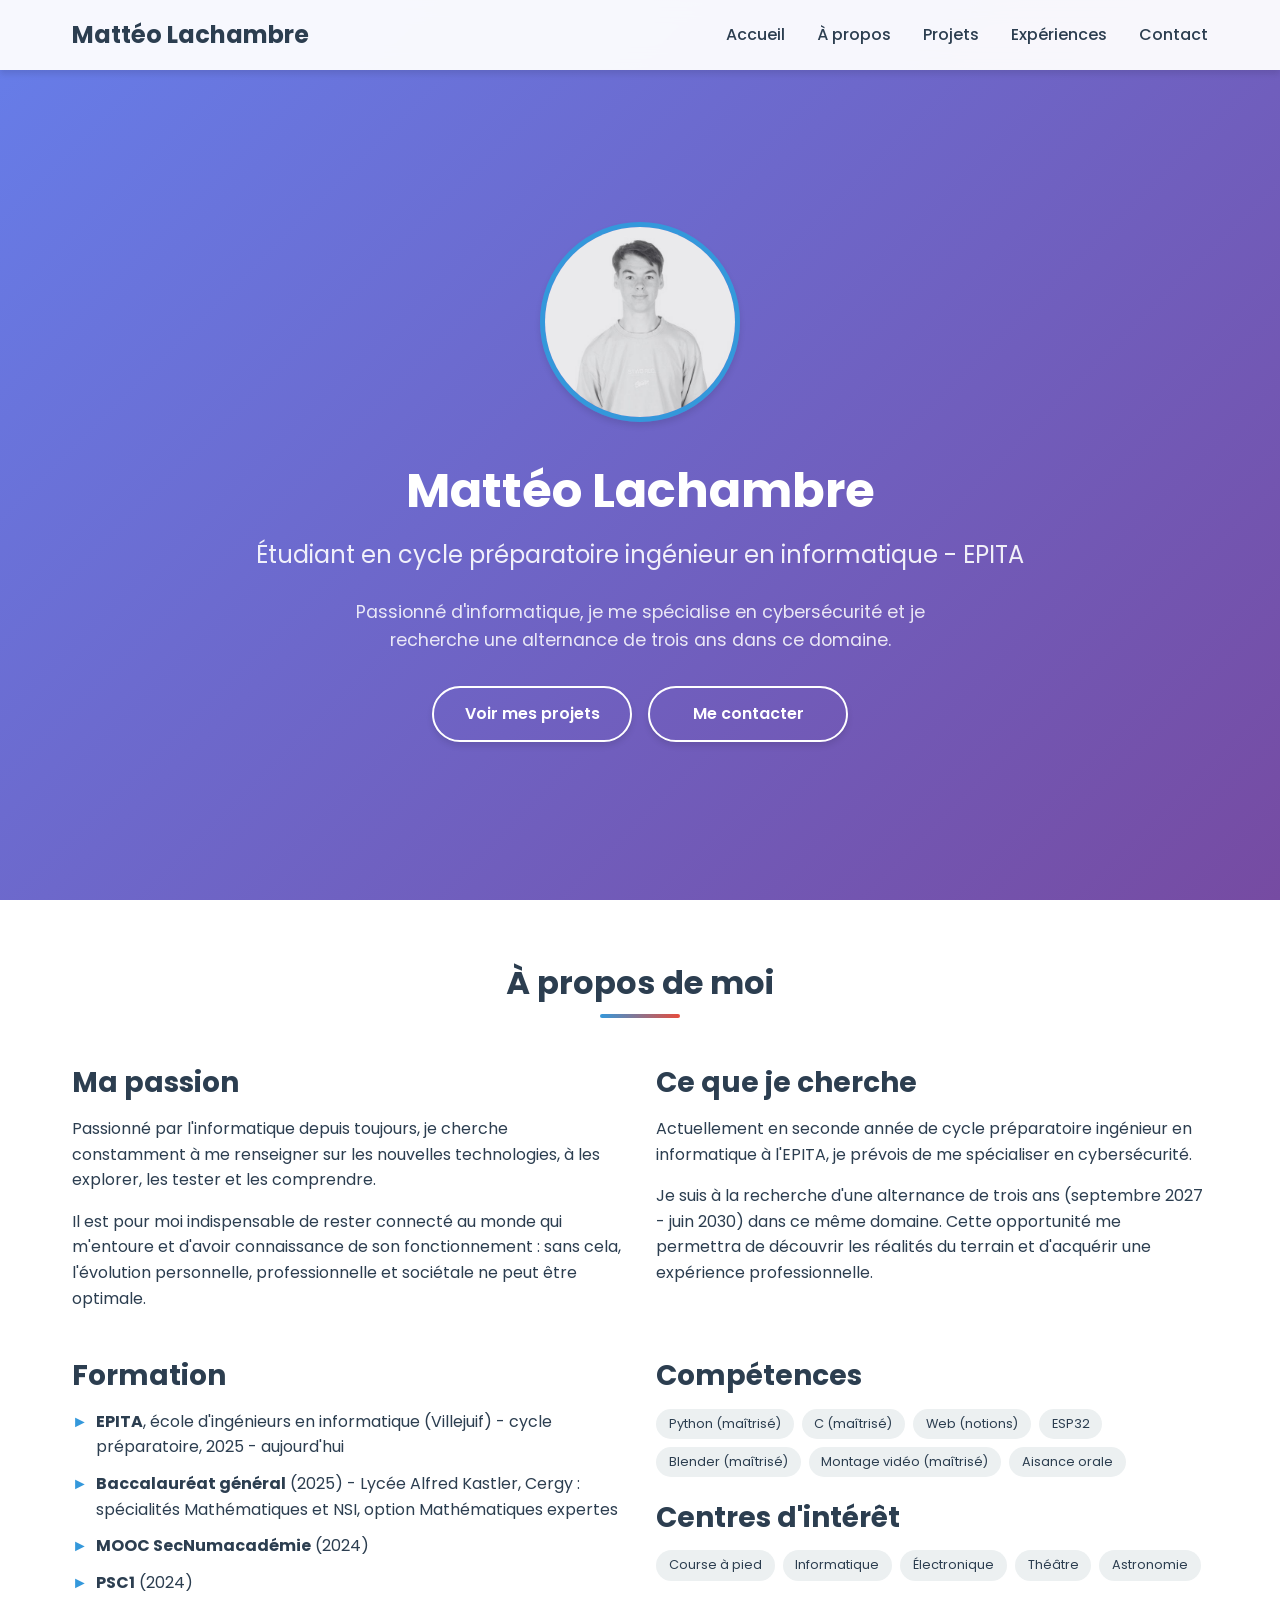
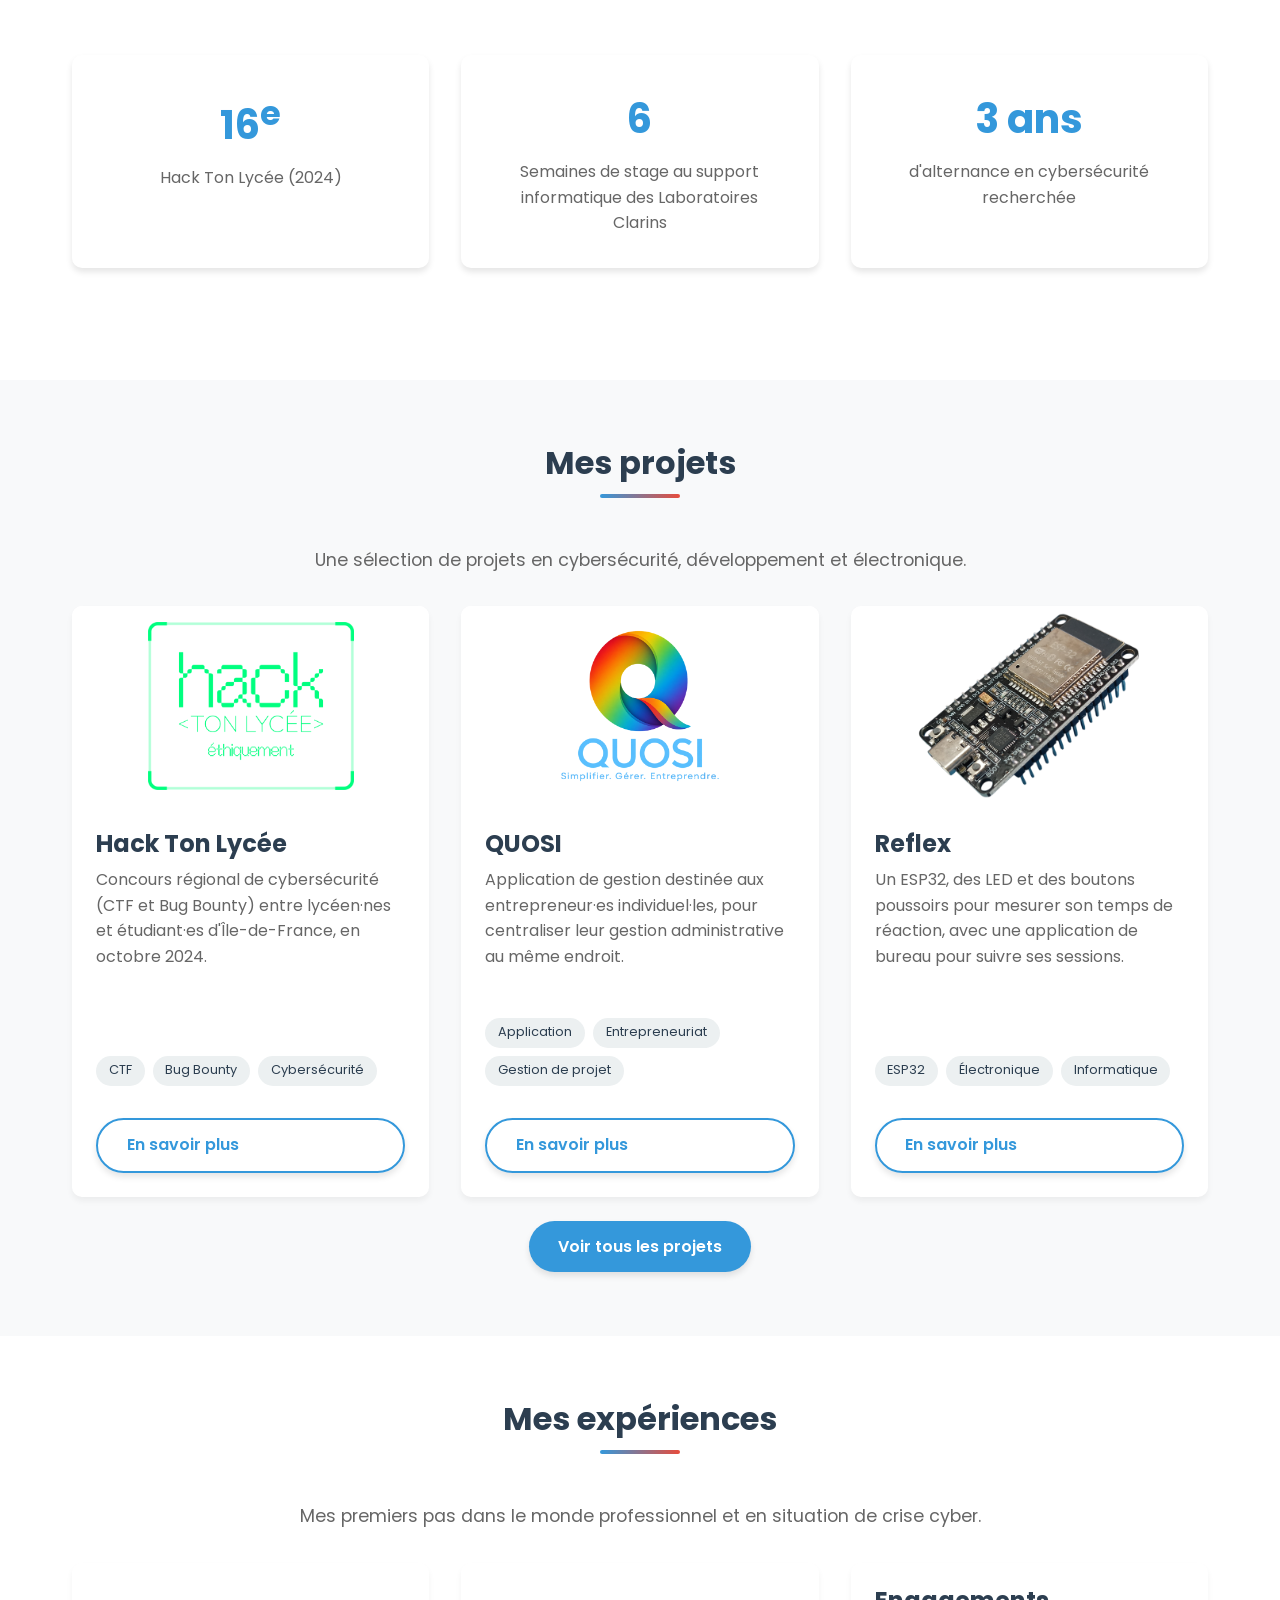
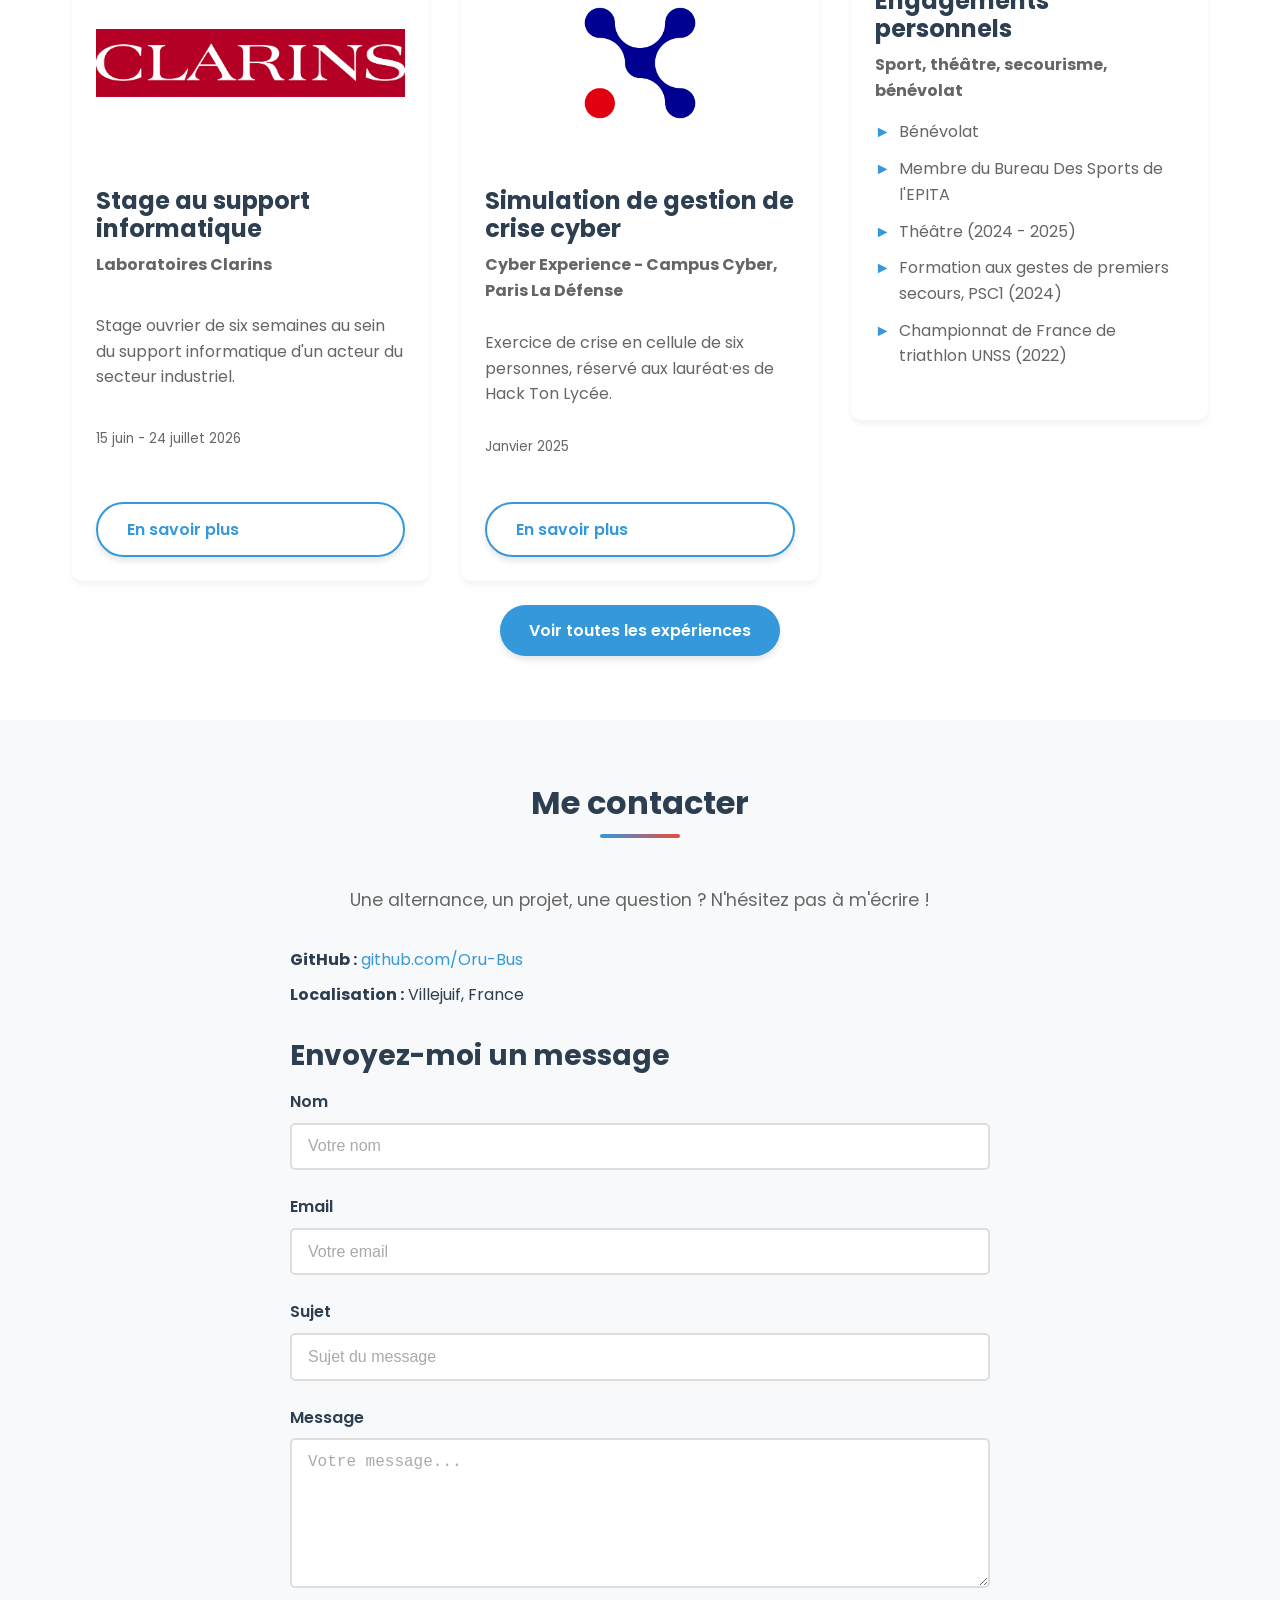
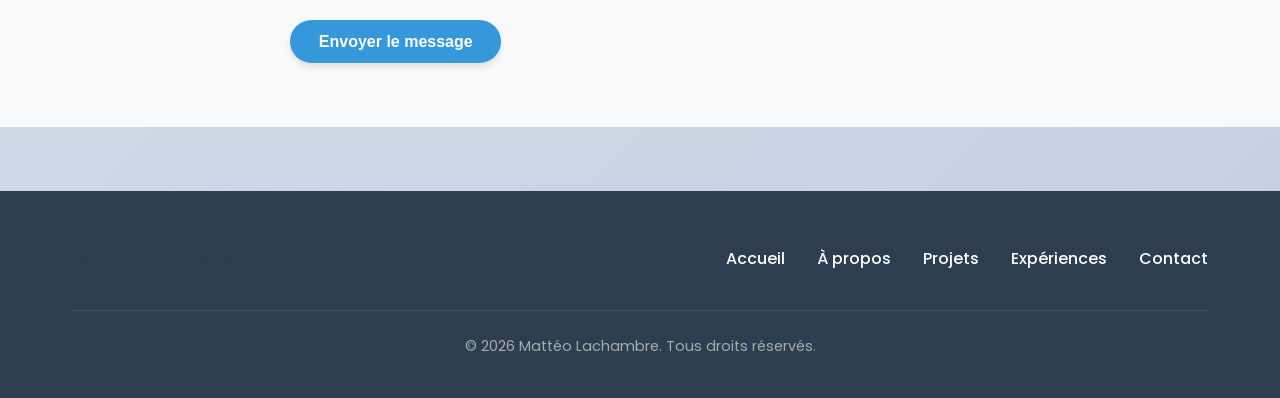
<file: index.html>
<!DOCTYPE html>
<html lang="fr">
<head>
    <meta charset="UTF-8">
    <meta name="viewport" content="width=device-width, initial-scale=1.0">
    <meta name="description" content="Portfolio de Mattéo Lachambre, étudiant en cycle préparatoire ingénieur en informatique à l'EPITA, à la recherche d'une alternance en cybersécurité.">
    <title>Mattéo Lachambre | Portfolio</title>

    <link rel="preconnect" href="https://fonts.googleapis.com">
    <link rel="preconnect" href="https://fonts.gstatic.com" crossorigin>
    <link href="https://fonts.googleapis.com/css2?family=Poppins:wght@300;400;500;600;700&display=swap" rel="stylesheet">

    <link rel="stylesheet" href="css/global.css">
    <link rel="stylesheet" href="css/transitions.css">
    <style>
        body { font-family: 'Poppins', sans-serif; }
        .hero {
            background: linear-gradient(135deg, #667eea 0%, #764ba2 100%);
            color: white;
            min-height: 100vh;
            display: flex;
            align-items: center;
            justify-content: center;
        }
        .hero h1 {
            background: none;
            -webkit-text-fill-color: white;
            color: white;
        }
        .hero .subtitle { color: rgba(255, 255, 255, 0.9); }
        .hero .description { color: rgba(255, 255, 255, 0.85); }
        .hero .profile-img { object-position: center 20%; }
        .hero-actions { display: flex; gap: 1rem; justify-content: center; flex-wrap: wrap; }
        .section { background: white; }
        .section:nth-child(even) { background: #f8f9fa; }
        .stats-grid {
            display: grid;
            grid-template-columns: repeat(3, 1fr);
            gap: 2rem;
            text-align: center;
            margin: 3rem 0;
        }
        .stat-item {
            padding: 2rem;
            background: white;
            border-radius: 10px;
            box-shadow: 0 4px 6px rgba(0, 0, 0, 0.1);
            transition: all 0.3s ease;
        }
        .stat-item:hover { transform: translateY(-5px); box-shadow: 0 8px 15px rgba(0, 0, 0, 0.1); }
        .stat-number { font-size: 2.5rem; font-weight: 700; color: var(--secondary); margin-bottom: 0.5rem; }
        .stat-label { color: #666; font-size: 1rem; }
        .info-list { list-style: none; padding-left: 0; }
        .info-list li { margin-bottom: 0.7rem; padding-left: 1.5rem; position: relative; }
        .info-list li::before { content: '►'; position: absolute; left: 0; color: var(--secondary); }
        .contact-info { list-style: none; padding-left: 0; margin: 1.5rem 0 2rem; }
        .contact-info li { margin-bottom: 0.6rem; }

        /* Boutons avec texte toujours lisible */
        .btn {
            min-width: 200px;
            transition: all 0.3s ease;
        }
        .btn:hover {
            color: white !important;
        }
        .hero .btn-outline { color: white; border-color: white; }
        .hero .btn-outline:hover { background: white; color: #764ba2 !important; }

        @media (max-width: 768px) { .stats-grid { grid-template-columns: repeat(2, 1fr); } }
        @media (max-width: 480px) { .stats-grid { grid-template-columns: 1fr; } }
    </style>
</head>
<body>
    <nav class="navbar">
        <div class="nav-container">
            <div class="logo">Mattéo Lachambre</div>
            <ul class="nav-links">
                <li><a href="#home">Accueil</a></li>
                <li><a href="#about">À propos</a></li>
                <li><a href="#projects">Projets</a></li>
                <li><a href="#experiences">Expériences</a></li>
                <li><a href="#contact">Contact</a></li>
            </ul>
            <div class="hamburger">
                <span></span>
                <span></span>
                <span></span>
            </div>
        </div>
    </nav>

    <section id="home" class="hero">
        <div class="container">
            <div class="hero-content animate-fadeInUp">
                <img src="images/profile.jpg" alt="Portrait de Mattéo Lachambre" class="profile-img">
                <h1>Mattéo Lachambre</h1>
                <p class="subtitle">Étudiant en cycle préparatoire ingénieur en informatique - EPITA</p>
                <p class="description">
                    Passionné d'informatique, je me spécialise en cybersécurité
                    et je recherche une alternance de trois ans dans ce domaine.
                </p>
                <div class="hero-actions">
                    <a href="#projects" class="btn btn-outline">Voir mes projets</a>
                    <a href="#contact" class="btn btn-outline">Me contacter</a>
                </div>
            </div>
        </div>
    </section>

    <section id="about" class="section">
        <div class="container">
            <h2 class="section-title animate-fadeInUp">À propos de moi</h2>
            <div class="grid-2">
                <div class="animate-fadeInUp delay-1">
                    <h3>Ma passion</h3>
                    <p>
                        Passionné par l'informatique depuis toujours, je cherche constamment à me
                        renseigner sur les nouvelles technologies, à les explorer, les tester et
                        les comprendre.
                    </p>
                    <p>
                        Il est pour moi indispensable de rester connecté au monde qui m'entoure et
                        d'avoir connaissance de son fonctionnement : sans cela, l'évolution
                        personnelle, professionnelle et sociétale ne peut être optimale.
                    </p>
                </div>
                <div class="animate-fadeInUp delay-2">
                    <h3>Ce que je cherche</h3>
                    <p>
                        Actuellement en seconde année de cycle préparatoire ingénieur en informatique
                        à l'EPITA, je prévois de me spécialiser en cybersécurité.
                    </p>
                    <p>
                        Je suis à la recherche d'une alternance de trois ans (septembre 2027 - juin 2030) dans ce même domaine.
                        Cette opportunité me permettra de découvrir les réalités du terrain et
                        d'acquérir une expérience professionnelle.
                    </p>
                </div>
            </div>

            <div class="grid-2" style="margin-top: 2rem;">
                <div class="animate-fadeInUp delay-1">
                    <h3>Formation</h3>
                    <ul class="info-list">
                        <li><strong>EPITA</strong>, école d'ingénieurs en informatique (Villejuif) - cycle préparatoire, 2025 - aujourd'hui</li>
                        <li><strong>Baccalauréat général</strong> (2025) - Lycée Alfred Kastler, Cergy : spécialités Mathématiques et NSI, option Mathématiques expertes</li>
                        <li><strong>MOOC SecNumacadémie</strong> (2024)</li>
                        <li><strong>PSC1</strong> (2024)</li>
                    </ul>
                </div>
                <div class="animate-fadeInUp delay-2">
                    <h3>Compétences</h3>
                    <div class="card-tags">
                        <span class="tag">Python (maîtrisé)</span>
                        <span class="tag">C (maîtrisé)</span>
                        <span class="tag">Web (notions)</span>
                        <span class="tag">ESP32</span>
                        <span class="tag">Blender (maîtrisé)</span>
                        <span class="tag">Montage vidéo (maîtrisé)</span>
                        <span class="tag">Aisance orale</span>
                    </div>
                    <h3 style="margin-top: 1.5rem;">Centres d'intérêt</h3>
                    <div class="card-tags">
                        <span class="tag">Course à pied</span>
                        <span class="tag">Informatique</span>
                        <span class="tag">Électronique</span>
                        <span class="tag">Théâtre</span>
                        <span class="tag">Astronomie</span>
                    </div>
                </div>
            </div>

            <div class="stats-grid animate-fadeInUp delay-3">
                <div class="stat-item">
                    <div class="stat-number">16<sup>e</sup></div>
                    <div class="stat-label">Hack Ton Lycée (2024)</div>
                </div>
                <div class="stat-item">
                    <div class="stat-number">6</div>
                    <div class="stat-label">Semaines de stage au support informatique des Laboratoires Clarins</div>
                </div>
                <div class="stat-item">
                    <div class="stat-number">3 ans</div>
                    <div class="stat-label">d'alternance en cybersécurité recherchée</div>
                </div>
            </div>
        </div>
    </section>

    <section id="projects" class="section">
        <div class="container">
            <h2 class="section-title">Mes projets</h2>
            <p class="section-subtitle">
                Une sélection de projets en cybersécurité, développement et électronique.
            </p>

            <div class="grid-3">
                <div class="card animate-fadeInUp">
                    <img src="images/logo-hack-ton-lycee.png" alt="Certificat Hack Ton Lycée" class="card-img">
                    <div class="card-body">
                        <h3 class="card-title">Hack Ton Lycée</h3>
                        <p class="card-text">Concours régional de cybersécurité (CTF et Bug Bounty) entre lycéen·nes et étudiant·es d'Île-de-France, en octobre 2024.</p>
                        <div class="card-tags">
                            <span class="tag">CTF</span>
                            <span class="tag">Bug Bounty</span>
                            <span class="tag">Cybersécurité</span>
                        </div>
                        <a href="projects/hack-ton-lycee.html" class="btn btn-outline mt-2">En savoir plus</a>
                    </div>
                </div>

                <div class="card animate-fadeInUp delay-1">
                    <img src="images/logo-quosi-full.png" alt="Logo QUOSI" class="card-img" style="object-fit: contain; padding: 1rem;">
                    <div class="card-body">
                        <h3 class="card-title">QUOSI</h3>
                        <p class="card-text">Application de gestion destinée aux entrepreneur·es individuel·les, pour centraliser leur gestion administrative au même endroit.</p>
                        <div class="card-tags">
                            <span class="tag">Application</span>
                            <span class="tag">Entrepreneuriat</span>
                            <span class="tag">Gestion de projet</span>
                        </div>
                        <a href="projects/quosi.html" class="btn btn-outline mt-2">En savoir plus</a>
                    </div>
                </div>

                <div class="card animate-fadeInUp delay-2">
                    <img src="images/esp32.png" alt="Projet Reflex" class="card-img">
                    <div class="card-body">
                        <h3 class="card-title">Reflex</h3>
                        <p class="card-text">Un ESP32, des LED et des boutons poussoirs pour mesurer son temps de réaction, avec une application de bureau pour suivre ses sessions.</p>
                        <div class="card-tags">
                            <span class="tag">ESP32</span>
                            <span class="tag">Électronique</span>
                            <span class="tag">Informatique</span>
                        </div>
                        <a href="projects/reflex.html" class="btn btn-outline mt-2">En savoir plus</a>
                    </div>
                </div>
            </div>

            <div class="text-center mt-3">
                <a href="projects.html" class="btn" style="color: white;">Voir tous les projets</a>
            </div>
        </div>
    </section>

    <section id="experiences" class="section">
        <div class="container">
            <h2 class="section-title">Mes expériences</h2>
            <p class="section-subtitle">
                Mes premiers pas dans le monde professionnel et en situation de crise cyber.
            </p>

            <div class="grid-3">
                <div class="card animate-fadeInUp">
                    <img src="images/logo-clarins.png" alt="Laboratoires Clarins" class="card-img" style="object-fit: contain; padding: 1.5rem;">
                    <div class="card-body">
                        <h3 class="card-title">Stage au support informatique</h3>
                        <p class="card-text"><strong>Laboratoires Clarins</strong></p>
                        <p class="card-text">Stage ouvrier de six semaines au sein du support informatique d'un acteur du secteur industriel.</p>
                        <p class="card-text"><small>15 juin - 24 juillet 2026</small></p>
                        <a href="experiences/clarins.html" class="btn btn-outline mt-2">En savoir plus</a>
                    </div>
                </div>

                <div class="card animate-fadeInUp delay-1">
                    <img src="images/logo-campus-cyber.png" alt="Certificat Cyber Experience" class="card-img">
                    <div class="card-body">
                        <h3 class="card-title">Simulation de gestion de crise cyber</h3>
                        <p class="card-text"><strong>Cyber Experience - Campus Cyber, Paris La Défense</strong></p>
                        <p class="card-text">Exercice de crise en cellule de six personnes, réservé aux lauréat·es de Hack Ton Lycée.</p>
                        <p class="card-text"><small>Janvier 2025</small></p>
                        <a href="experiences/cyber-experience.html" class="btn btn-outline mt-2">En savoir plus</a>
                    </div>
                </div>

                <div class="card animate-fadeInUp delay-2">
                    <div class="card-body">
                        <h3 class="card-title">Engagements personnels</h3>
                        <p class="card-text"><strong>Sport, théâtre, secourisme, bénévolat</strong></p>
                        <ul class="info-list card-text">
                            <li>Bénévolat</li>
                            <li>Membre du Bureau Des Sports de l'EPITA</li>
                            <li>Théâtre (2024 - 2025)</li>
                            <li>Formation aux gestes de premiers secours, PSC1 (2024)</li>
                            <li>Championnat de France de triathlon UNSS (2022)</li>
                        </ul>
                    </div>
                </div>
            </div>

            <div class="text-center mt-3">
                <a href="experiences.html" class="btn" style="color: white;">Voir toutes les expériences</a>
            </div>
        </div>
    </section>

    <section id="contact" class="section">
        <div class="container">
            <h2 class="section-title">Me contacter</h2>
            <p class="section-subtitle">
                Une alternance, un projet, une question ? N'hésitez pas à m'écrire !
            </p>

            <div style="max-width: 700px; margin: 0 auto;" class="animate-fadeInUp">
                <ul class="contact-info">
                    <li><strong>GitHub :</strong> <a href="https://github.com/Oru-Bus" target="_blank" rel="noopener">github.com/Oru-Bus</a></li>
                    <li><strong>Localisation :</strong> Villejuif, France</li>
                </ul>
                <h3>Envoyez-moi un message</h3>
                <form id="contact-form" class="mt-2" action="https://formspree.io/f/mppplqgl" method="POST">
                    <div class="form-group">
                        <label for="name">Nom</label>
                        <input type="text" id="name" name="name" class="form-control" placeholder="Votre nom" required>
                    </div>
                    <div class="form-group">
                        <label for="email">Email</label>
                        <input type="email" id="email" name="email" class="form-control" placeholder="Votre email" required>
                    </div>
                    <div class="form-group">
                        <label for="subject">Sujet</label>
                        <input type="text" id="subject" name="subject" class="form-control" placeholder="Sujet du message" required>
                    </div>
                    <div class="form-group">
                        <label for="message">Message</label>
                        <textarea id="message" name="message" class="form-control textarea-control" placeholder="Votre message..." required></textarea>
                    </div>
                    <button type="submit" class="btn">Envoyer le message</button>
                </form>
            </div>
        </div>
    </section>

    <footer class="footer">
        <div class="container">
            <div class="footer-content">
                <div class="logo">Mattéo Lachambre</div>
                <div class="footer-links">
                    <a href="#home">Accueil</a>
                    <a href="#about">À propos</a>
                    <a href="#projects">Projets</a>
                    <a href="#experiences">Expériences</a>
                    <a href="#contact">Contact</a>
                </div>
            </div>
            <div class="copyright">
                <p>&copy; 2026 Mattéo Lachambre. Tous droits réservés.</p>
            </div>
        </div>
    </footer>

    <button id="back-to-top" onclick="scrollToTop()" style="display: none; position: fixed; bottom: 20px; right: 20px; width: 50px; height: 50px; background: var(--secondary); color: white; border: none; border-radius: 50%; cursor: pointer; box-shadow: 0 4px 6px rgba(0,0,0,0.1); transition: all 0.3s ease; z-index: 1000;">
        ↑
    </button>

    <script src="js/main.js"></script>
    <script src="js/transitions.js"></script>
</body>
</html>
</file>
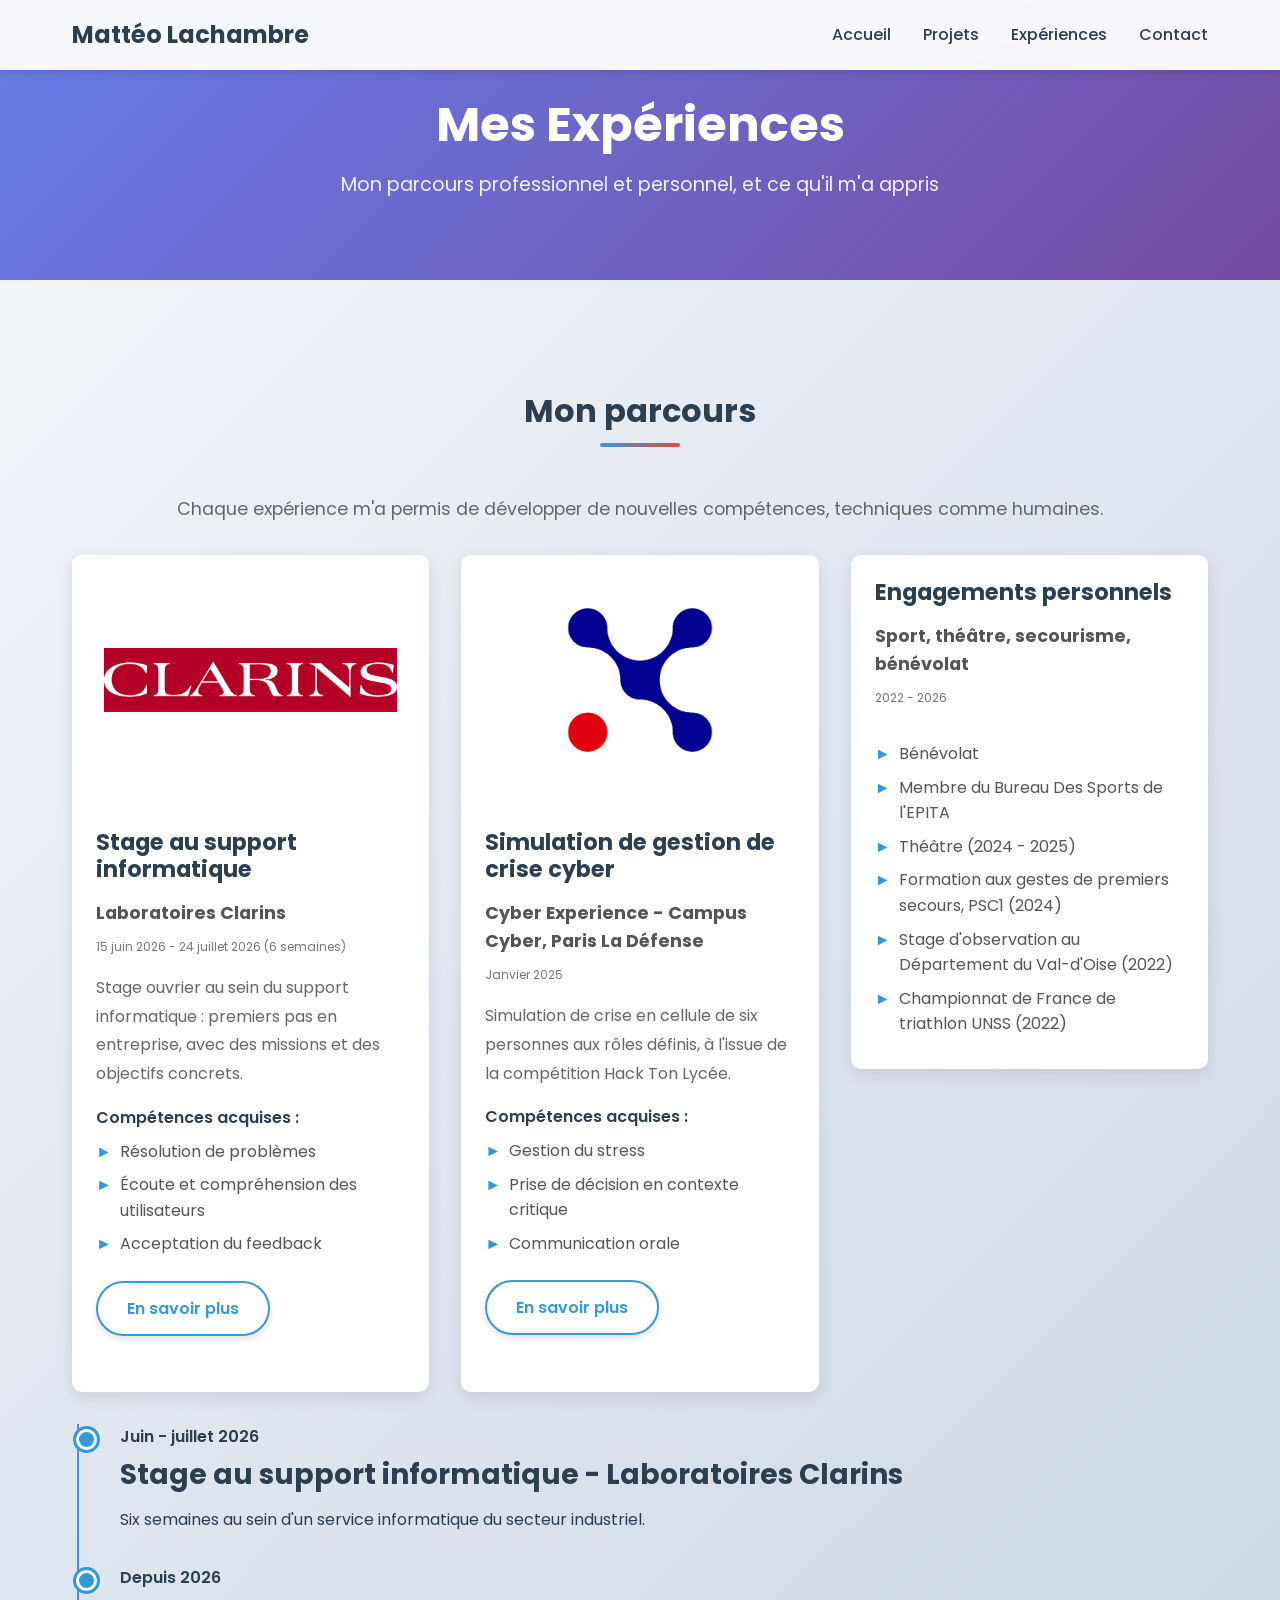
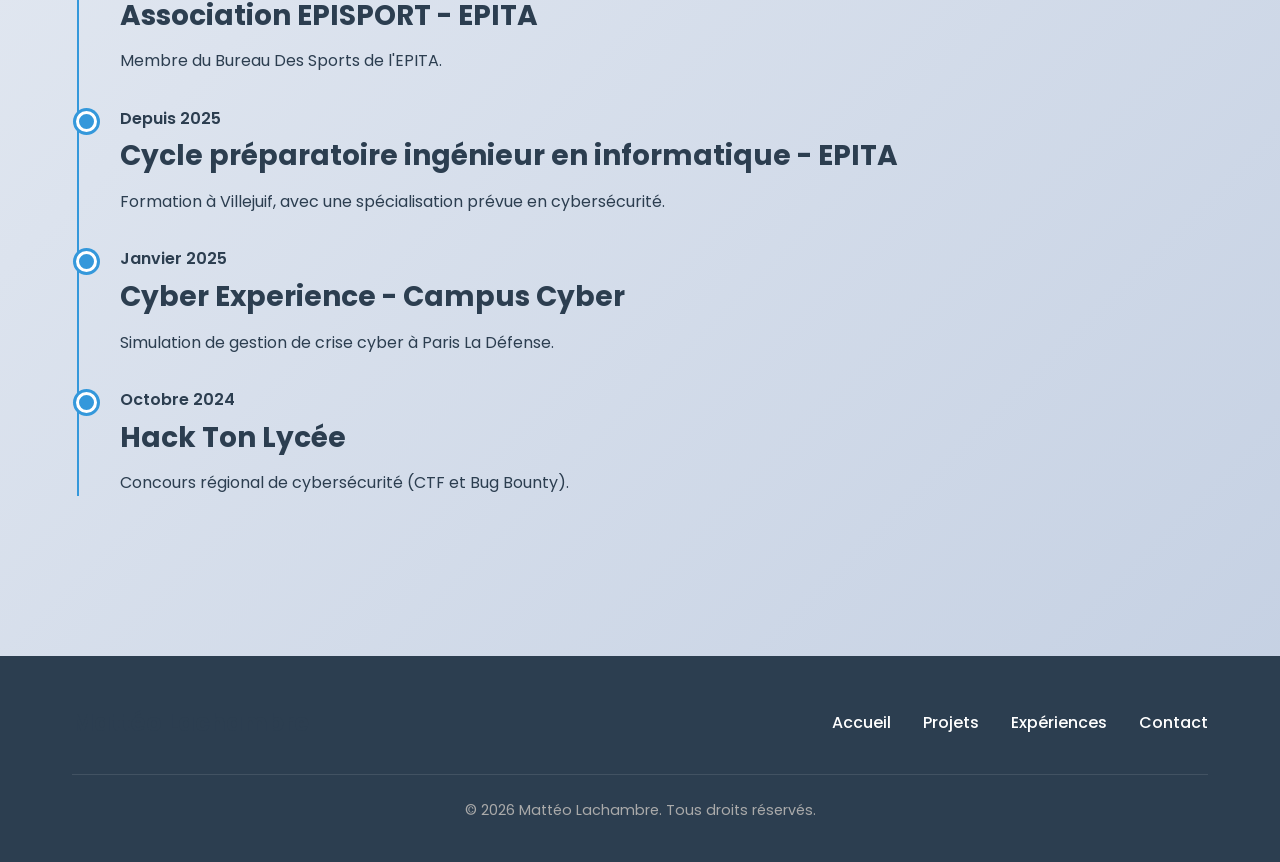
<file: experiences.html>
<!DOCTYPE html>
<html lang="fr">
<head>
    <meta charset="UTF-8">
    <meta name="viewport" content="width=device-width, initial-scale=1.0">
    <meta name="description" content="Les expériences de Mattéo Lachambre : stage au support informatique, gestion de crise cyber, engagements personnels">
    <title>Mes Expériences | Mattéo Lachambre</title>

    <link rel="preconnect" href="https://fonts.googleapis.com">
    <link rel="preconnect" href="https://fonts.gstatic.com" crossorigin>
    <link href="https://fonts.googleapis.com/css2?family=Poppins:wght@300;400;500;600;700&display=swap" rel="stylesheet">

    <link rel="stylesheet" href="css/global.css">
    <link rel="stylesheet" href="css/transitions.css">
    <style>
        body { font-family: 'Poppins', sans-serif; }
        .page-header {
            background: linear-gradient(135deg, #667eea 0%, #764ba2 100%);
            color: white;
            padding: 6rem 0 4rem;
            text-align: center;
            margin-bottom: 3rem;
        }
        .page-header h1 { font-size: 3rem; margin-bottom: 1rem; }
        .page-header p { font-size: 1.2rem; opacity: 0.9; }
        .experience-card { position: relative; overflow: hidden; border-radius: 10px; box-shadow: 0 5px 15px rgba(0, 0, 0, 0.1); transition: all 0.3s ease; margin-bottom: 2rem; border: none !important; }
        .experience-card:hover { transform: translateY(-5px); box-shadow: 0 10px 25px rgba(0, 0, 0, 0.15); }
        .experience-img { width: 100%; height: 250px; object-fit: cover; }
        .experience-img.logo-img { object-fit: contain; padding: 2rem; background: white; }
        .experience-content { padding: 1.5rem; display: flex; flex-direction: column; flex-grow: 1; }
        .experience-company { color: #555; font-size: 1.1rem; margin-bottom: 0.5rem; }
        .experience-date { color: #777; font-size: 0.9rem; }
        .experience-description { color: #666; margin-bottom: 1rem; line-height: 1.8; }
        .gains-title { color: var(--primary); font-weight: 600; margin-bottom: 0.5rem; }
        .gains-list { list-style: none; padding-left: 0; }
        .gains-list li { padding-left: 1.5rem; margin-bottom: 0.5rem; position: relative; color: #555; }
        .gains-list li::before { content: '►'; position: absolute; left: 0; color: var(--secondary); }
        .view-more-btn { margin-top: 1rem; align-self: flex-start; }
        .timeline { position: relative; padding-left: 1.5rem; margin: 2rem 0; }
        .timeline::before { content: ''; position: absolute; left: 5px; top: 0; bottom: 0; width: 2px; background: var(--secondary); }
        .timeline-item { position: relative; padding-left: 1.5rem; margin-bottom: 2rem; }
        .timeline-item::before {
            content: ''; position: absolute; left: -20px; top: 5px; width: 15px; height: 15px;
            border-radius: 50%; background: var(--secondary); border: 3px solid white; box-shadow: 0 0 0 3px var(--secondary);
        }
        .timeline-date { font-weight: 600; color: var(--primary); margin-bottom: 0.5rem; }
        @media (max-width: 768px) {
            .page-header h1 { font-size: 2.2rem; }
            .page-header p { font-size: 1rem; }
        }
    </style>
</head>
<body>
    <nav class="navbar">
        <div class="nav-container">
            <div class="logo">Mattéo Lachambre</div>
            <ul class="nav-links">
                <li><a href="index.html">Accueil</a></li>
                <li><a href="projects.html">Projets</a></li>
                <li><a href="experiences.html">Expériences</a></li>
                <li><a href="index.html#contact">Contact</a></li>
            </ul>
            <div class="hamburger">
                <span></span>
                <span></span>
                <span></span>
            </div>
        </div>
    </nav>

    <div class="page-header">
        <div class="container">
            <h1>Mes Expériences</h1>
            <p>Mon parcours professionnel et personnel, et ce qu'il m'a appris</p>
        </div>
    </div>

    <div class="container">
        <div class="section">
            <h2 class="section-title">Mon parcours</h2>
            <p class="section-subtitle">
                Chaque expérience m'a permis de développer de nouvelles compétences, techniques comme humaines.
            </p>

            <div class="grid-3">
                <!-- Expérience 1 : Clarins -->
                <div class="card experience-card animate-fadeInUp">
                    <img src="images/logo-clarins.png" alt="Laboratoires Clarins" class="experience-img logo-img">
                    <div class="experience-content">
                        <h3 class="experience-title" style="color: var(--primary); font-size: 1.4rem;">Stage au support informatique</h3>
                        <p class="experience-company"><strong>Laboratoires Clarins</strong></p>
                        <p class="experience-date"><small>15 juin 2026 - 24 juillet 2026 (6 semaines)</small></p>
                        <p class="experience-description">
                            Stage ouvrier au sein du support informatique : premiers pas en entreprise, avec des missions et des objectifs concrets.
                        </p>
                        <div class="experience-gains">
                            <p class="gains-title">Compétences acquises :</p>
                            <ul class="gains-list">
                                <li>Résolution de problèmes</li>
                                <li>Écoute et compréhension des utilisateurs</li>
                                <li>Acceptation du feedback</li>
                            </ul>
                        </div>
                        <a href="experiences/clarins.html" class="btn btn-outline view-more-btn">En savoir plus</a>
                    </div>
                </div>

                <!-- Expérience 2 : Cyber Experience -->
                <div class="card experience-card animate-fadeInUp delay-1">
                    <img src="images/logo-campus-cyber.png" alt="Certificat Cyber Experience" class="experience-img">
                    <div class="experience-content">
                        <h3 class="experience-title" style="color: var(--primary); font-size: 1.4rem;">Simulation de gestion de crise cyber</h3>
                        <p class="experience-company"><strong>Cyber Experience - Campus Cyber, Paris La Défense</strong></p>
                        <p class="experience-date"><small>Janvier 2025</small></p>
                        <p class="experience-description">
                            Simulation de crise en cellule de six personnes aux rôles définis, à l'issue de la compétition Hack Ton Lycée.
                        </p>
                        <div class="experience-gains">
                            <p class="gains-title">Compétences acquises :</p>
                            <ul class="gains-list">
                                <li>Gestion du stress</li>
                                <li>Prise de décision en contexte critique</li>
                                <li>Communication orale</li>
                            </ul>
                        </div>
                        <a href="experiences/cyber-experience.html" class="btn btn-outline view-more-btn">En savoir plus</a>
                    </div>
                </div>

                <!-- Expérience 3 : Engagements personnels -->
                <div class="card experience-card animate-fadeInUp delay-2">
                    <div class="experience-content">
                        <h3 class="experience-title" style="color: var(--primary); font-size: 1.4rem;">Engagements personnels</h3>
                        <p class="experience-company"><strong>Sport, théâtre, secourisme, bénévolat</strong></p>
                        <p class="experience-date"><small>2022 - 2026</small></p>
                        <div class="experience-gains" style="margin-top: 1rem;">
                            <ul class="gains-list">
                                <li>Bénévolat</li>
                                <li>Membre du Bureau Des Sports de l'EPITA</li>
                                <li>Théâtre (2024 - 2025)</li>
                                <li>Formation aux gestes de premiers secours, PSC1 (2024)</li>
                                <li>Stage d'observation au Département du Val-d'Oise (2022)</li>
                                <li>Championnat de France de triathlon UNSS (2022)</li>
                            </ul>
                        </div>
                    </div>
                </div>
            </div>

            <div class="timeline animate-fadeInUp delay-3">
                <div class="timeline-item">
                    <div class="timeline-date">Juin - juillet 2026</div>
                    <h3>Stage au support informatique - Laboratoires Clarins</h3>
                    <p>Six semaines au sein d'un service informatique du secteur industriel.</p>
                </div>
                <div class="timeline-item">
                    <div class="timeline-date">Depuis 2026</div>
                    <h3>Association EPISPORT - EPITA</h3>
                    <p>Membre du Bureau Des Sports de l'EPITA.</p>
                </div>
                <div class="timeline-item">
                    <div class="timeline-date">Depuis 2025</div>
                    <h3>Cycle préparatoire ingénieur en informatique - EPITA</h3>
                    <p>Formation à Villejuif, avec une spécialisation prévue en cybersécurité.</p>
                </div>
                <div class="timeline-item">
                    <div class="timeline-date">Janvier 2025</div>
                    <h3>Cyber Experience - Campus Cyber</h3>
                    <p>Simulation de gestion de crise cyber à Paris La Défense.</p>
                </div>
                <div class="timeline-item">
                    <div class="timeline-date">Octobre 2024</div>
                    <h3>Hack Ton Lycée</h3>
                    <p>Concours régional de cybersécurité (CTF et Bug Bounty).</p>
                </div>
            </div>
        </div>
    </div>

    <footer class="footer">
        <div class="container">
            <div class="footer-content">
                <div class="logo">Mattéo Lachambre</div>
                <div class="footer-links">
                    <a href="index.html">Accueil</a>
                    <a href="projects.html">Projets</a>
                    <a href="experiences.html">Expériences</a>
                    <a href="index.html#contact">Contact</a>
                </div>
            </div>
            <div class="copyright">
                <p>&copy; 2026 Mattéo Lachambre. Tous droits réservés.</p>
            </div>
        </div>
    </footer>

    <button id="back-to-top" onclick="scrollToTop()" style="display: none; position: fixed; bottom: 20px; right: 20px; width: 50px; height: 50px; background: var(--secondary); color: white; border: none; border-radius: 50%; cursor: pointer; box-shadow: 0 4px 6px rgba(0,0,0,0.1); transition: all 0.3s ease; z-index: 1000;">
        ↑
    </button>

    <script src="js/main.js"></script>
    <script src="js/transitions.js"></script>
</body>
</html>
</file>
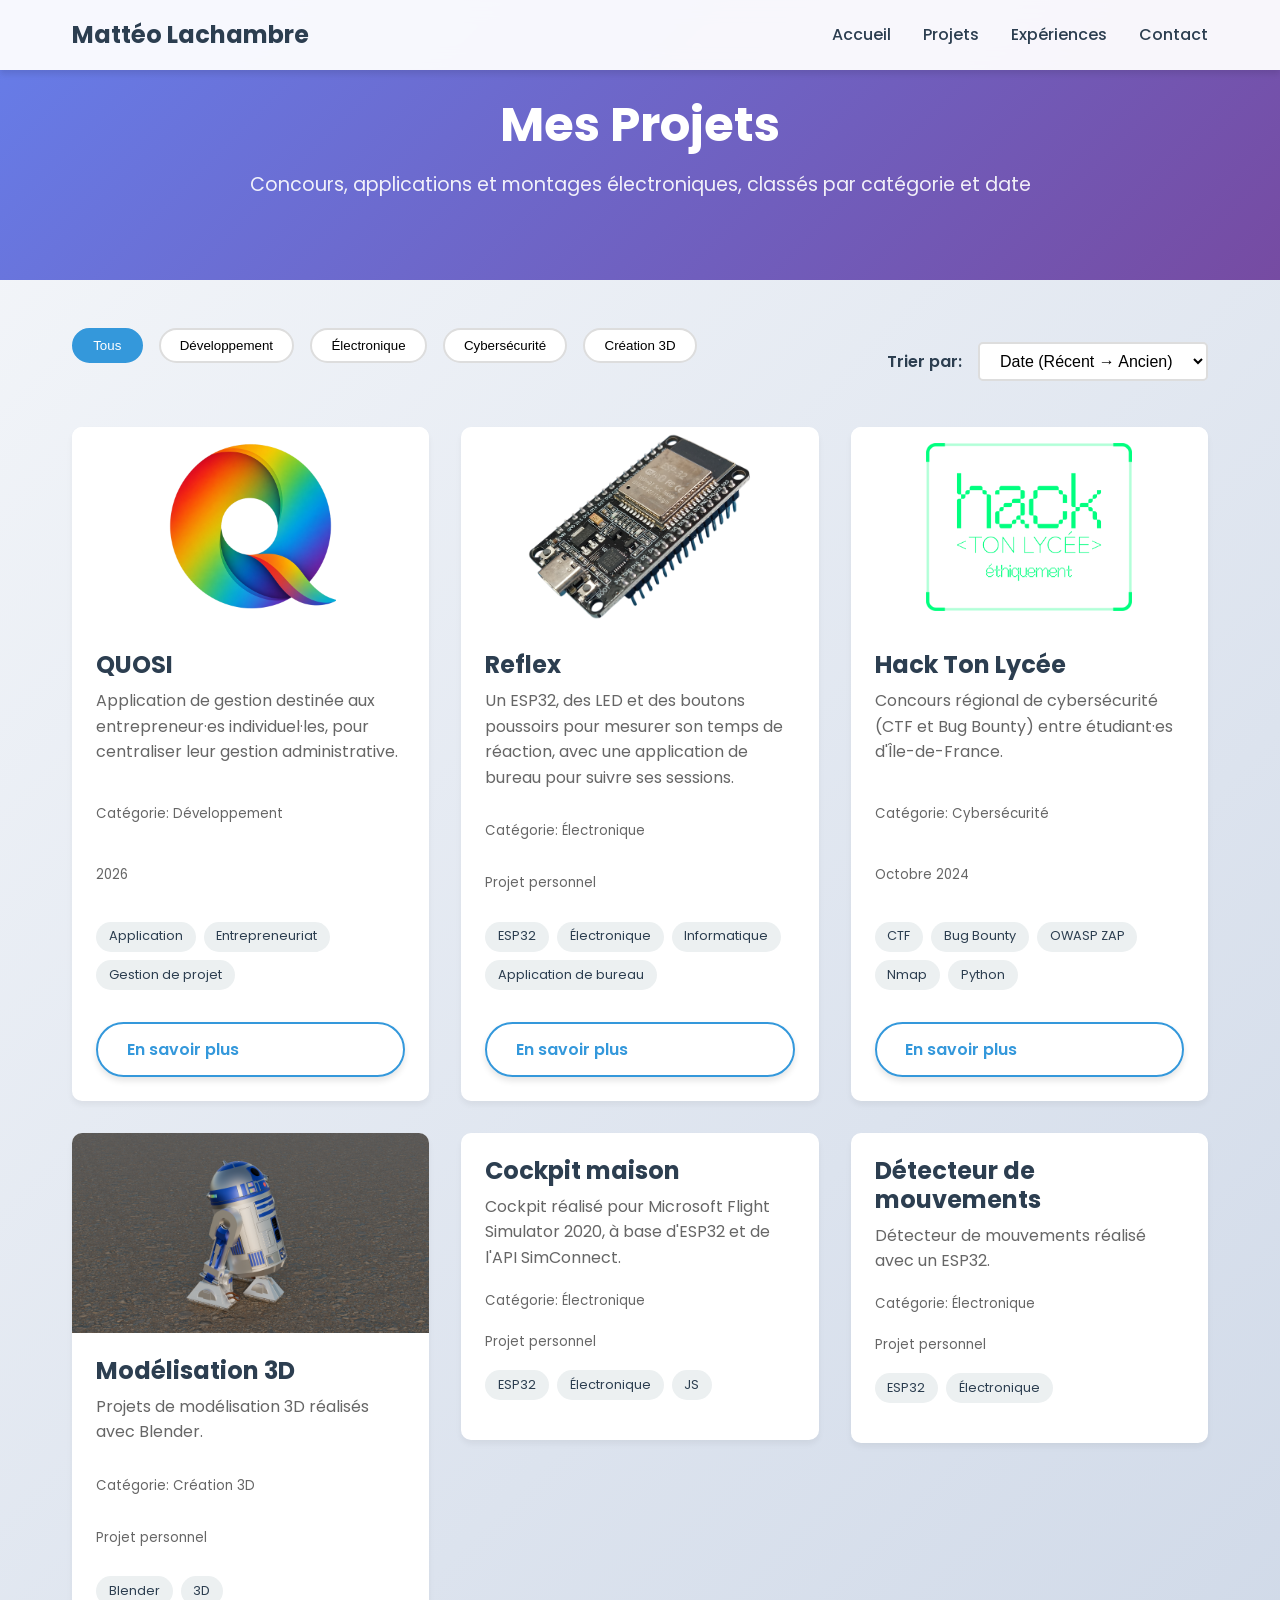
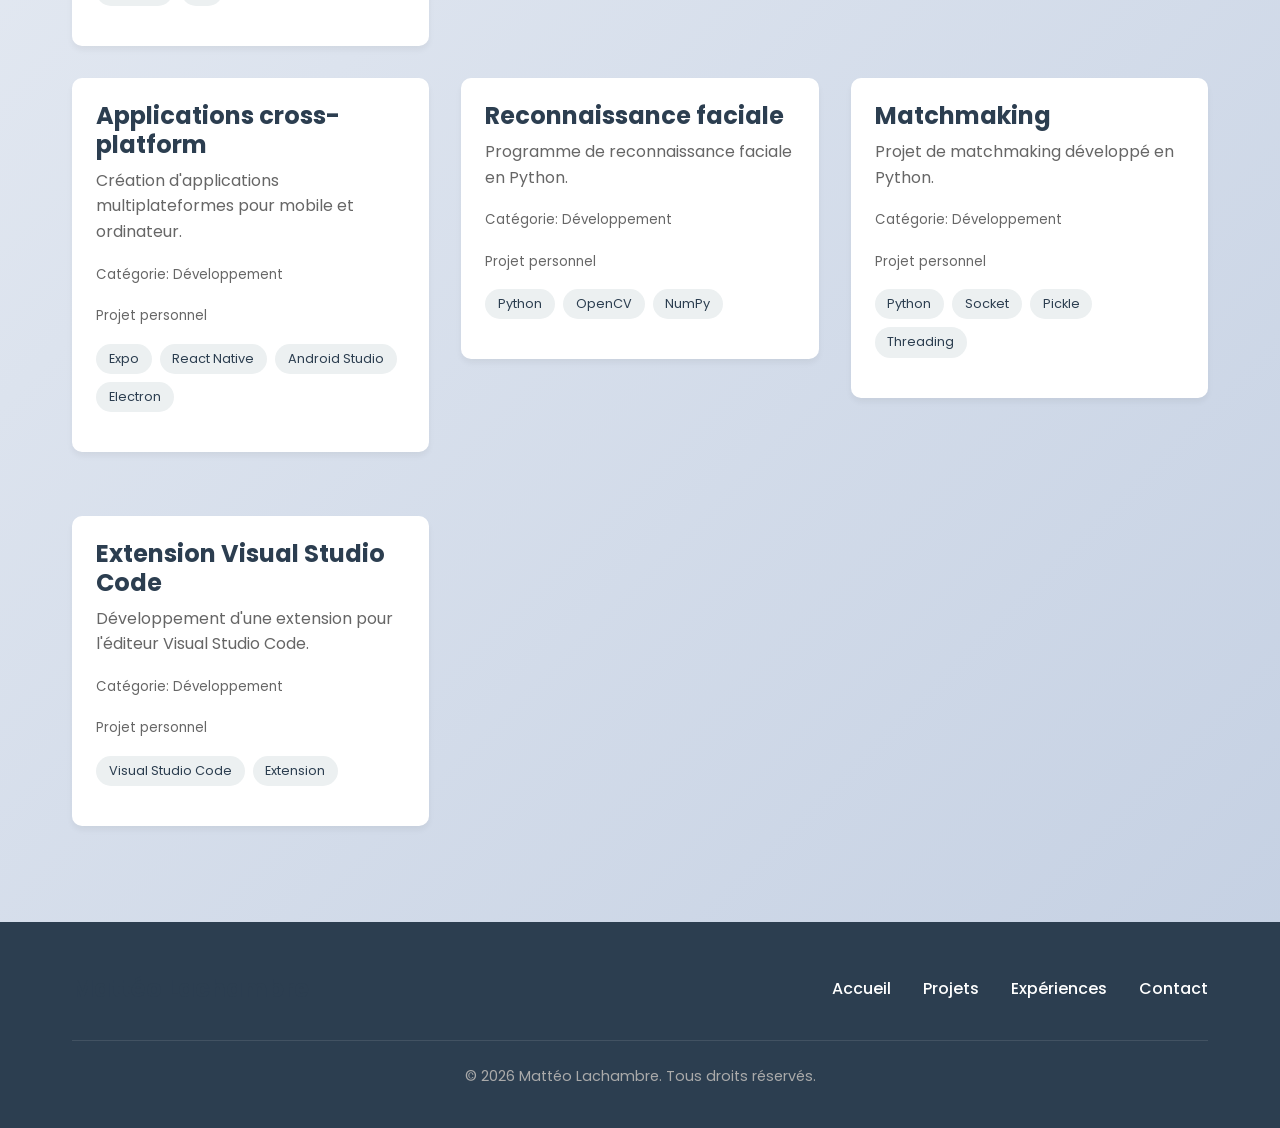
<file: projects.html>
<!DOCTYPE html>
<html lang="fr">
<head>
    <meta charset="UTF-8">
    <meta name="viewport" content="width=device-width, initial-scale=1.0">
    <meta name="description" content="Tous les projets de Mattéo Lachambre : cybersécurité, développement et électronique">
    <title>Mes Projets | Mattéo Lachambre</title>

    <link rel="preconnect" href="https://fonts.googleapis.com">
    <link rel="preconnect" href="https://fonts.gstatic.com" crossorigin>
    <link href="https://fonts.googleapis.com/css2?family=Poppins:wght@300;400;500;600;700&display=swap" rel="stylesheet">

    <link rel="stylesheet" href="css/global.css">
    <link rel="stylesheet" href="css/transitions.css">
    <style>
        body { font-family: 'Poppins', sans-serif; }
        .page-header {
            background: linear-gradient(135deg, #667eea 0%, #764ba2 100%);
            color: white;
            padding: 6rem 0 4rem;
            text-align: center;
            margin-bottom: 3rem;
        }
        .page-header h1 { font-size: 3rem; margin-bottom: 1rem; }
        .page-header p { font-size: 1.2rem; opacity: 0.9; }
        .filter-sort-container {
            display: flex;
            justify-content: space-between;
            align-items: center;
            flex-wrap: wrap;
            gap: 1.5rem;
            margin-bottom: 2rem;
        }
        .sort-container { display: flex; align-items: center; gap: 1rem; }
        .sort-container label { font-weight: 600; color: var(--primary); }
        @media (max-width: 768px) {
            .page-header h1 { font-size: 2.2rem; }
            .page-header p { font-size: 1rem; }
            .filter-sort-container { flex-direction: column; align-items: flex-start; }
            .sort-container { width: 100%; justify-content: space-between; }
        }
    </style>
</head>
<body>
    <nav class="navbar">
        <div class="nav-container">
            <div class="logo">Mattéo Lachambre</div>
            <ul class="nav-links">
                <li><a href="index.html">Accueil</a></li>
                <li><a href="projects.html">Projets</a></li>
                <li><a href="experiences.html">Expériences</a></li>
                <li><a href="index.html#contact">Contact</a></li>
            </ul>
            <div class="hamburger">
                <span></span>
                <span></span>
                <span></span>
            </div>
        </div>
    </nav>

    <div class="page-header">
        <div class="container">
            <h1>Mes Projets</h1>
            <p>Concours, applications et montages électroniques, classés par catégorie et date</p>
        </div>
    </div>

    <div class="container">
        <div class="filter-sort-container">
            <div id="filter-bar" class="filter-bar"></div>
            <div class="sort-container">
                <label for="sort-select">Trier par:</label>
                <select id="sort-select" class="sort-select"></select>
            </div>
        </div>

        <div id="projects-container" class="grid-3"></div>

        <noscript>
            <div class="grid-3">
                <div class="card">
                    <div class="card-body">
                        <h3 class="card-title">Hack Ton Lycée</h3>
                        <p class="card-text">Concours régional de cybersécurité (CTF et Bug Bounty)</p>
                        <div class="card-tags">
                            <span class="tag">CTF</span>
                            <span class="tag">Bug Bounty</span>
                        </div>
                        <a href="projects/hack-ton-lycee.html" class="btn btn-outline mt-2">En savoir plus</a>
                    </div>
                </div>
                <div class="card">
                    <div class="card-body">
                        <h3 class="card-title">QUOSI</h3>
                        <p class="card-text">Application de gestion pour entrepreneur·es individuel·les</p>
                        <div class="card-tags">
                            <span class="tag">Application</span>
                            <span class="tag">Entrepreneuriat</span>
                        </div>
                        <a href="projects/quosi.html" class="btn btn-outline mt-2">En savoir plus</a>
                    </div>
                </div>
                <div class="card">
                    <div class="card-body">
                        <h3 class="card-title">Reflex</h3>
                        <p class="card-text">Mesure du temps de réaction avec un ESP32, des LED et une application de bureau</p>
                        <div class="card-tags">
                            <span class="tag">ESP32</span>
                            <span class="tag">Informatique</span>
                        </div>
                        <a href="projects/reflex.html" class="btn btn-outline mt-2">En savoir plus</a>
                    </div>
                </div>
            </div>
        </noscript>
    </div>

    <footer class="footer">
        <div class="container">
            <div class="footer-content">
                <div class="logo">Mattéo Lachambre</div>
                <div class="footer-links">
                    <a href="index.html">Accueil</a>
                    <a href="projects.html">Projets</a>
                    <a href="experiences.html">Expériences</a>
                    <a href="index.html#contact">Contact</a>
                </div>
            </div>
            <div class="copyright">
                <p>&copy; 2026 Mattéo Lachambre. Tous droits réservés.</p>
            </div>
        </div>
    </footer>

    <button id="back-to-top" onclick="scrollToTop()" style="display: none; position: fixed; bottom: 20px; right: 20px; width: 50px; height: 50px; background: var(--secondary); color: white; border: none; border-radius: 50%; cursor: pointer; box-shadow: 0 4px 6px rgba(0,0,0,0.1); transition: all 0.3s ease; z-index: 1000;">
        ↑
    </button>

    <script src="js/main.js"></script>
    <script src="js/transitions.js"></script>
</body>
</html>
</file>
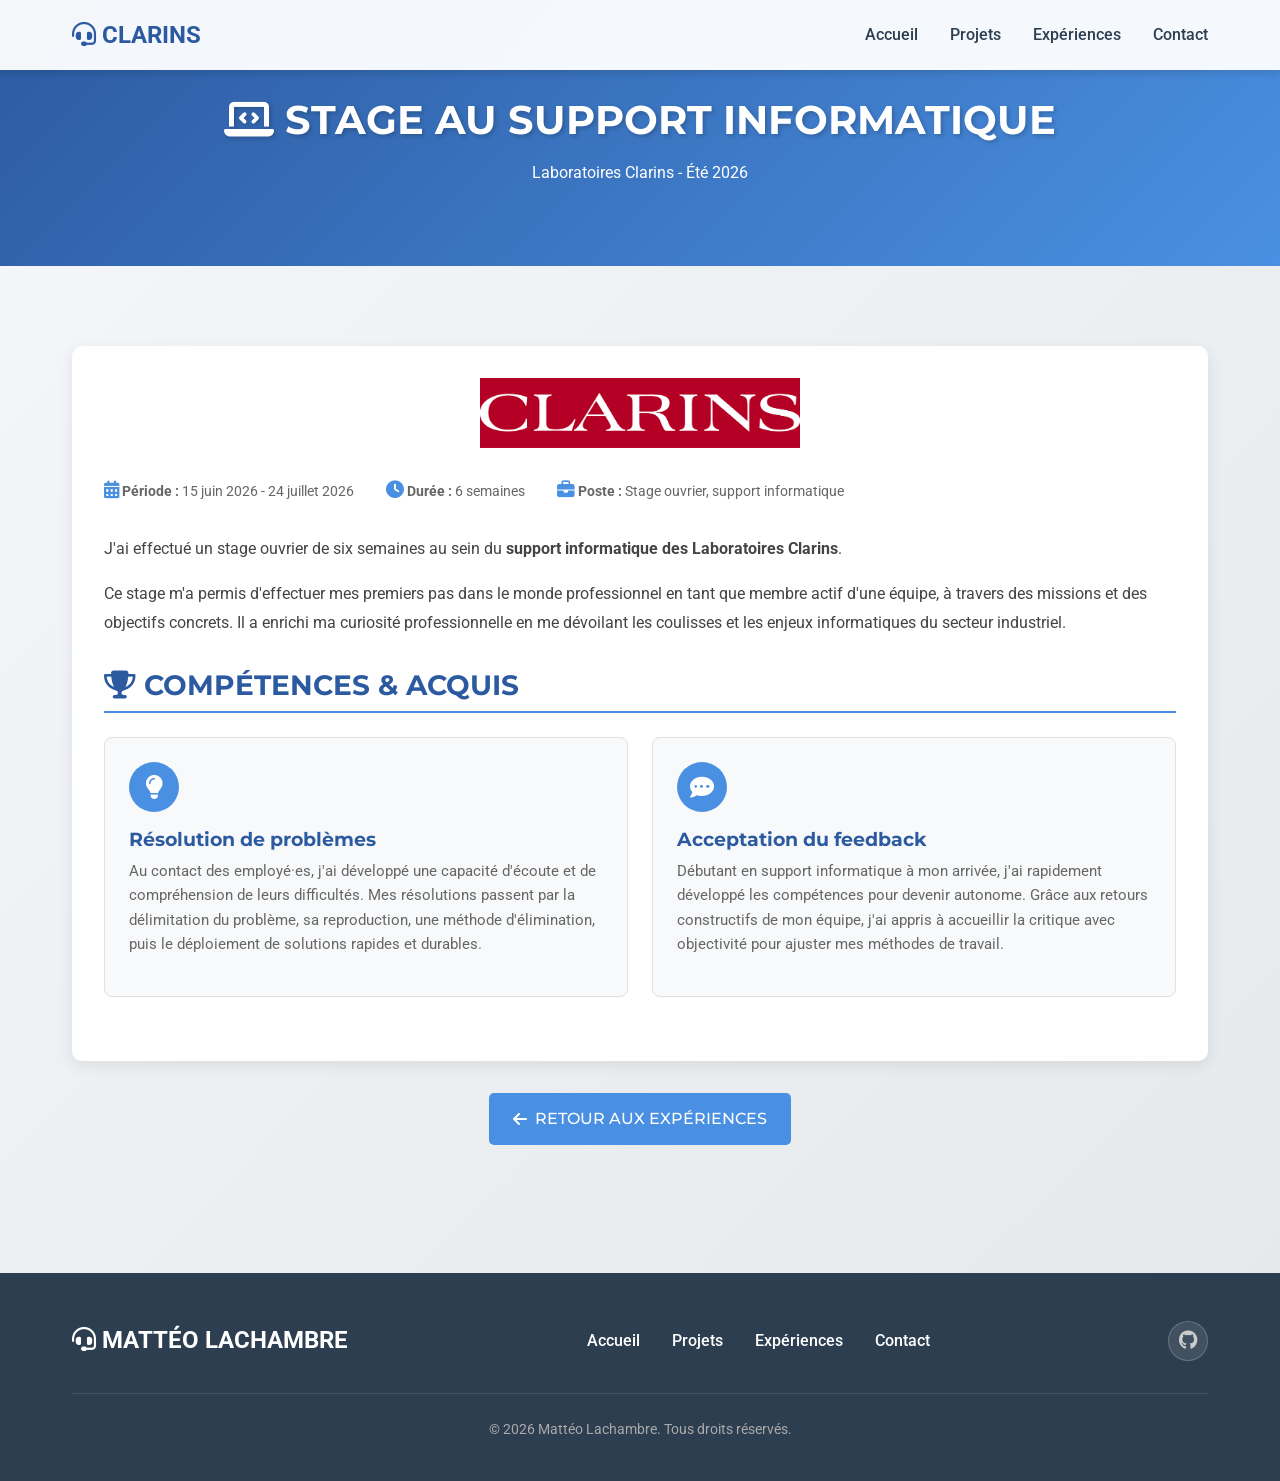
<file: experiences/clarins.html>
<!DOCTYPE html>
<html lang="fr">
<head>
    <meta charset="UTF-8">
    <meta name="viewport" content="width=device-width, initial-scale=1.0">
    <title>Laboratoires Clarins | Mattéo Lachambre</title>
    <link rel="preconnect" href="https://fonts.googleapis.com">
    <link rel="preconnect" href="https://fonts.gstatic.com" crossorigin>
    <link href="https://fonts.googleapis.com/css2?family=Montserrat:wght@300;400;500;600;700&family=Roboto:wght@300;400;500;700&display=swap" rel="stylesheet">
    <link rel="stylesheet" href="https://cdnjs.cloudflare.com/ajax/libs/font-awesome/6.4.0/css/all.min.css">
    <link rel="stylesheet" href="../css/global.css">
    <link rel="stylesheet" href="../css/transitions.css">
    <style>
        :root {
            --primary: #2c5aa0;
            --secondary: #4a90e2;
            --accent: #e67e22;
        }
        body { font-family: 'Roboto', sans-serif; background: linear-gradient(135deg, #f5f7fa 0%, #e4e8eb 100%); }
        .page-header { background: linear-gradient(135deg, var(--primary), var(--secondary)); color: white; padding: 6rem 0 4rem; text-align: center; margin-bottom: 3rem; }
        .page-header h1 { font-family: 'Montserrat'; font-size: 2.5rem; margin-bottom: 1rem; text-shadow: 2px 2px 4px rgba(0,0,0,0.2); }
        .experience-info { background: white; border-radius: 10px; padding: 2rem; margin-bottom: 2rem; box-shadow: 0 5px 15px rgba(0,0,0,0.08); }
        .meta-row { display: flex; gap: 2rem; margin-bottom: 2rem; flex-wrap: wrap; color: #666; font-size: 0.9rem; }
        .meta-row i { color: var(--secondary); font-size: 1.1rem; }
        .logo-clarins { display: block; max-width: 320px; margin: 0 auto 2rem; }
        .section-title { color: var(--primary); font-family: 'Montserrat'; padding-bottom: 0.5rem; margin-bottom: 1.5rem; border-bottom: 2px solid var(--secondary); text-align: left; }
        .section-title::after { display: none; }
        .gain-card { background: #f8f9fa; border: 1px solid #e0e0e0; border-radius: 8px; padding: 1.5rem; transition: all 0.3s ease; }
        .gain-card:hover { transform: translateY(-3px); border-color: var(--secondary); box-shadow: 0 5px 15px rgba(74, 144, 226, 0.2); }
        .gain-icon { width: 50px; height: 50px; background: var(--secondary); border-radius: 50%; display: flex; align-items: center; justify-content: center; margin-bottom: 1rem; }
        .gain-icon i { color: white; font-size: 1.5rem; }
        .gain-title { font-family: 'Montserrat'; color: var(--primary); margin-bottom: 0.5rem; font-size: 1.2rem; }
        .gain-card p { color: #666; font-size: 0.95rem; }
        .footer { background: var(--dark); color: white; }
        .back-btn { display: inline-flex; align-items: center; gap: 0.5rem; padding: 0.8rem 1.5rem; background: var(--secondary); color: white; border: none; border-radius: 5px; text-decoration: none; font-family: 'Montserrat', sans-serif; font-weight: 500; }
        .back-btn:hover { background: var(--primary); color: white; transform: translateX(-3px); box-shadow: 0 5px 15px rgba(44, 90, 160, 0.3); }
        .social-icon { background: rgba(255, 255, 255, 0.1); border: 1px solid rgba(255, 255, 255, 0.2); }
        .social-icon i { color: #ccc; }
        .social-icon:hover i { color: white; }
    </style>
</head>
<body>
    <nav class="navbar">
        <div class="nav-container">
            <div class="logo" style="color: var(--primary);"><i class="fas fa-headset"></i> CLARINS</div>
            <ul class="nav-links">
                <li><a href="../index.html">Accueil</a></li>
                <li><a href="../projects.html">Projets</a></li>
                <li><a href="../experiences.html">Expériences</a></li>
                <li><a href="../index.html#contact">Contact</a></li>
            </ul>
            <div class="hamburger"><span></span><span></span><span></span></div>
        </div>
    </nav>

    <div class="page-header">
        <div class="container">
            <h1><i class="fas fa-laptop-code"></i> STAGE AU SUPPORT INFORMATIQUE</h1>
            <p class="subtitle">Laboratoires Clarins - Été 2026</p>
        </div>
    </div>

    <div class="container">
        <div class="experience-detail">
            <div class="experience-info">
                <img src="../images/logo-clarins.png" alt="Laboratoires Clarins" class="logo-clarins">

                <div class="meta-row">
                    <div><i class="fas fa-calendar-alt"></i> <strong>Période :</strong> 15 juin 2026 - 24 juillet 2026</div>
                    <div><i class="fas fa-clock"></i> <strong>Durée :</strong> 6 semaines</div>
                    <div><i class="fas fa-briefcase"></i> <strong>Poste :</strong> Stage ouvrier, support informatique</div>
                </div>

                <div style="line-height: 1.8; color: #444; margin-bottom: 2rem;">
                    <p>J'ai effectué un stage ouvrier de six semaines au sein du <strong>support informatique des Laboratoires Clarins</strong>.</p>
                    <p>Ce stage m'a permis d'effectuer mes premiers pas dans le monde professionnel en tant que membre actif d'une équipe, à travers des missions et des objectifs concrets. Il a enrichi ma curiosité professionnelle en me dévoilant les coulisses et les enjeux informatiques du secteur industriel.</p>
                </div>

                <div style="margin: 2rem 0;">
                    <h3 class="section-title"><i class="fas fa-trophy"></i> COMPÉTENCES &amp; ACQUIS</h3>
                    <div style="display: grid; grid-template-columns: repeat(auto-fit, minmax(300px, 1fr)); gap: 1.5rem;">
                        <div class="gain-card">
                            <div class="gain-icon"><i class="fas fa-lightbulb"></i></div>
                            <h4 class="gain-title">Résolution de problèmes</h4>
                            <p>Au contact des employé·es, j'ai développé une capacité d'écoute et de compréhension de leurs difficultés. Mes résolutions passent par la délimitation du problème, sa reproduction, une méthode d'élimination, puis le déploiement de solutions rapides et durables.</p>
                        </div>
                        <div class="gain-card">
                            <div class="gain-icon"><i class="fas fa-comment-dots"></i></div>
                            <h4 class="gain-title">Acceptation du feedback</h4>
                            <p>Débutant en support informatique à mon arrivée, j'ai rapidement développé les compétences pour devenir autonome. Grâce aux retours constructifs de mon équipe, j'ai appris à accueillir la critique avec objectivité pour ajuster mes méthodes de travail.</p>
                        </div>
                    </div>
                </div>
            </div>

            <div style="margin: 2rem 0; text-align: center;">
                <a href="../experiences.html" class="back-btn"><i class="fas fa-arrow-left"></i> RETOUR AUX EXPÉRIENCES</a>
            </div>
        </div>
    </div>

    <footer class="footer">
        <div class="container">
            <div class="footer-content">
                <div class="logo" style="color: white;"><i class="fas fa-headset"></i> MATTÉO LACHAMBRE</div>
                <div class="footer-links">
                    <a href="../index.html">Accueil</a>
                    <a href="../projects.html">Projets</a>
                    <a href="../experiences.html">Expériences</a>
                    <a href="../index.html#contact">Contact</a>
                </div>
                <div class="social-icons">
                    <a href="https://github.com/Oru-Bus" target="_blank" rel="noopener" class="social-icon"><i class="fab fa-github" style="font-size: 1.2rem;"></i></a>
                </div>
            </div>
            <div class="copyright"><p>&copy; 2026 Mattéo Lachambre. Tous droits réservés.</p></div>
        </div>
    </footer>
    <script src="../js/main.js"></script>
    <script src="../js/transitions.js"></script>
</body>
</html>
</file>
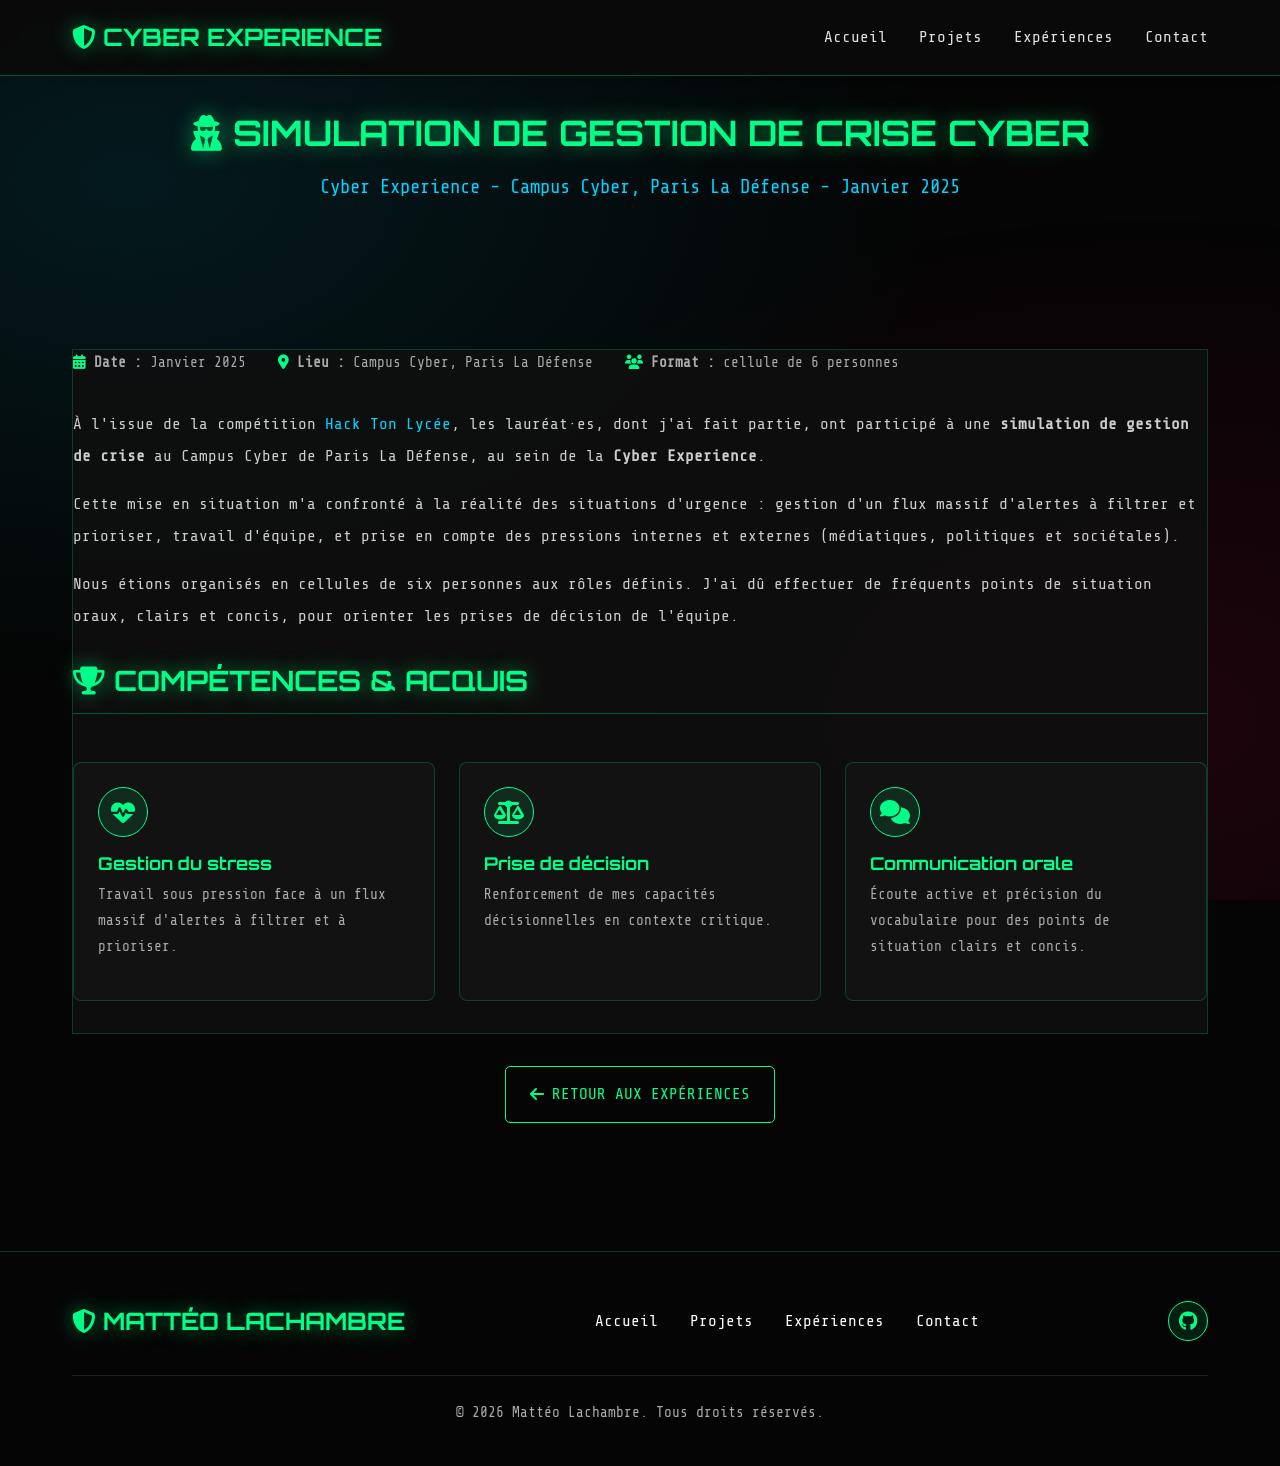
<file: experiences/cyber-experience.html>
<!DOCTYPE html>
<html lang="fr">
<head>
    <meta charset="UTF-8">
    <meta name="viewport" content="width=device-width, initial-scale=1.0">
    <title>Cyber Experience | Mattéo Lachambre</title>
    <link rel="stylesheet" href="../css/global.css">
    <link rel="stylesheet" href="../css/transitions.css">
    <link href="https://fonts.googleapis.com/css2?family=Orbitron:wght@400;500;600;700&family=Share+Tech+Mono&display=swap" rel="stylesheet">
    <link rel="stylesheet" href="https://cdnjs.cloudflare.com/ajax/libs/font-awesome/6.4.0/css/all.min.css">
    <style>
        :root {
            --primary: #00ff88;
            --secondary: #00d4ff;
            --accent: #ff0055;
            --dark: #0a0a0a;
            --darker: #050505;
            --glow: 0 0 20px rgba(0, 255, 136, 0.5);
        }
        body {
            font-family: 'Share Tech Mono', monospace;
            background: var(--darker);
            color: #e0e0e0;
            line-height: 1.8;
            overflow-x: hidden;
        }
        body::before {
            content: '';
            position: fixed;
            top: 0; left: 0; right: 0; bottom: 0;
            background: radial-gradient(ellipse at 10% 20%, rgba(0, 212, 255, 0.1) 0%, transparent 50%),
                        radial-gradient(ellipse at 90% 80%, rgba(255, 0, 85, 0.1) 0%, transparent 50%);
            pointer-events: none;
            z-index: -1;
        }
        .navbar { background: rgba(10, 10, 10, 0.95); border-bottom: 1px solid rgba(0, 255, 136, 0.3); }
        .nav-links a { color: #e0e0e0; }
        .nav-links a:hover { color: var(--primary); }
        .logo { color: var(--primary); font-family: 'Orbitron', sans-serif; text-shadow: var(--glow); }
        .hamburger span { background: var(--primary); }
        .experience-info { background: rgba(15, 15, 15, 0.9); border: 1px solid rgba(0, 255, 136, 0.2); position: relative; }
        .meta-row { display: flex; gap: 2rem; margin-bottom: 2rem; flex-wrap: wrap; color: #aaa; font-size: 0.9rem; }
        .meta-row i { color: var(--primary); }
        .section-title { color: var(--primary); font-family: 'Orbitron', sans-serif; text-shadow: var(--glow); border-bottom: 1px solid rgba(0, 255, 136, 0.3); text-align: left; }
        .section-title::after { display: none; }
        .gain-card { background: rgba(20, 20, 20, 0.8); border: 1px solid rgba(0, 255, 136, 0.2); border-radius: 8px; padding: 1.5rem; transition: all 0.3s ease; }
        .gain-card:hover { transform: translateY(-3px); border-color: var(--primary); box-shadow: var(--glow); }
        .gain-icon { width: 50px; height: 50px; background: rgba(0, 255, 136, 0.1); border: 1px solid var(--primary); border-radius: 50%; display: flex; align-items: center; justify-content: center; margin-bottom: 1rem; font-size: 1.5rem; color: var(--primary); }
        .gain-title { font-family: 'Orbitron', sans-serif; color: var(--primary); margin-bottom: 0.5rem; font-size: 1.1rem; }
        .gain-card p { color: #aaa; font-size: 0.9rem; }
        .gallery-cyber { display: grid; grid-template-columns: repeat(auto-fit, minmax(320px, 1fr)); gap: 1.5rem; }
        .gallery-cyber figure { border: 1px solid rgba(0, 255, 136, 0.2); border-radius: 8px; overflow: hidden; background: #111; }
        .gallery-cyber img { width: 100%; display: block; }
        .gallery-cyber figcaption { padding: 0.8rem 1rem; color: #aaa; font-size: 0.85rem; }
        .footer { background: var(--darker); border-top: 1px solid rgba(0, 255, 136, 0.2); }
        .social-icon { background: rgba(0, 255, 136, 0.1); border: 1px solid var(--primary); }
        .social-icon i { color: var(--primary); }
        .back-btn { display: inline-flex; align-items: center; gap: 0.5rem; padding: 0.8rem 1.5rem; background: transparent; border: 1px solid var(--primary); color: var(--primary); border-radius: 5px; text-decoration: none; font-family: 'Share Tech Mono', monospace; }
        .back-btn:hover { background: var(--primary); color: var(--darker); box-shadow: var(--glow); }
    </style>
</head>
<body>
    <nav class="navbar">
        <div class="nav-container">
            <div class="logo"><i class="fas fa-shield-alt"></i> CYBER EXPERIENCE</div>
            <ul class="nav-links">
                <li><a href="../index.html">Accueil</a></li>
                <li><a href="../projects.html">Projets</a></li>
                <li><a href="../experiences.html">Expériences</a></li>
                <li><a href="../index.html#contact">Contact</a></li>
            </ul>
            <div class="hamburger"><span></span><span></span><span></span></div>
        </div>
    </nav>

    <div class="page-header" style="text-align: center; margin-bottom: 3rem; padding: 7rem 0 3rem;">
        <div class="container">
            <h1 style="font-family: 'Orbitron'; color: var(--primary); text-shadow: var(--glow); font-size: 2.2rem;"><i class="fas fa-user-secret"></i> SIMULATION DE GESTION DE CRISE CYBER</h1>
            <p style="color: var(--secondary); font-size: 1.2rem;">Cyber Experience - Campus Cyber, Paris La Défense - Janvier 2025</p>
        </div>
    </div>

    <div class="container">
        <div class="experience-detail">
            <div class="experience-info">
                <div class="meta-row">
                    <div><i class="fas fa-calendar-alt"></i> <strong>Date :</strong> Janvier 2025</div>
                    <div><i class="fas fa-map-marker-alt"></i> <strong>Lieu :</strong> Campus Cyber, Paris La Défense</div>
                    <div><i class="fas fa-users"></i> <strong>Format :</strong> cellule de 6 personnes</div>
                </div>

                <div style="line-height: 2; color: #ccc; margin-bottom: 2rem;">
                    <p>À l'issue de la compétition <a href="../projects/hack-ton-lycee.html" style="color: var(--secondary);">Hack Ton Lycée</a>, les lauréat·es, dont j'ai fait partie, ont participé à une <strong>simulation de gestion de crise</strong> au Campus Cyber de Paris La Défense, au sein de la <strong>Cyber Experience</strong>.</p>
                    <p>Cette mise en situation m'a confronté à la réalité des situations d'urgence : gestion d'un flux massif d'alertes à filtrer et prioriser, travail d'équipe, et prise en compte des pressions internes et externes (médiatiques, politiques et sociétales).</p>
                    <p>Nous étions organisés en cellules de six personnes aux rôles définis. J'ai dû effectuer de fréquents points de situation oraux, clairs et concis, pour orienter les prises de décision de l'équipe.</p>
                </div>

                <div style="margin: 2rem 0;">
                    <h3 class="section-title"><i class="fas fa-trophy"></i> COMPÉTENCES &amp; ACQUIS</h3>
                    <div style="display: grid; grid-template-columns: repeat(auto-fit, minmax(250px, 1fr)); gap: 1.5rem;">
                        <div class="gain-card">
                            <div class="gain-icon"><i class="fas fa-heartbeat"></i></div>
                            <h4 class="gain-title">Gestion du stress</h4>
                            <p>Travail sous pression face à un flux massif d'alertes à filtrer et à prioriser.</p>
                        </div>
                        <div class="gain-card">
                            <div class="gain-icon"><i class="fas fa-balance-scale"></i></div>
                            <h4 class="gain-title">Prise de décision</h4>
                            <p>Renforcement de mes capacités décisionnelles en contexte critique.</p>
                        </div>
                        <div class="gain-card">
                            <div class="gain-icon"><i class="fas fa-comments"></i></div>
                            <h4 class="gain-title">Communication orale</h4>
                            <p>Écoute active et précision du vocabulaire pour des points de situation clairs et concis.</p>
                        </div>
                    </div>
                </div>
            </div>

            <div style="margin: 2rem 0; text-align: center;">
                <a href="../experiences.html" class="back-btn"><i class="fas fa-arrow-left"></i> RETOUR AUX EXPÉRIENCES</a>
            </div>
        </div>
    </div>

    <footer class="footer">
        <div class="container">
            <div class="footer-content">
                <div class="logo" style="color: var(--primary);"><i class="fas fa-shield-alt"></i> MATTÉO LACHAMBRE</div>
                <div class="footer-links">
                    <a href="../index.html">Accueil</a>
                    <a href="../projects.html">Projets</a>
                    <a href="../experiences.html">Expériences</a>
                    <a href="../index.html#contact">Contact</a>
                </div>
                <div class="social-icons">
                    <a href="https://github.com/Oru-Bus" target="_blank" rel="noopener" class="social-icon"><i class="fab fa-github" style="font-size: 1.2rem;"></i></a>
                </div>
            </div>
            <div class="copyright"><p>&copy; 2026 Mattéo Lachambre. Tous droits réservés.</p></div>
        </div>
    </footer>
    <script src="../js/main.js"></script>
    <script src="../js/transitions.js"></script>
</body>
</html>
</file>
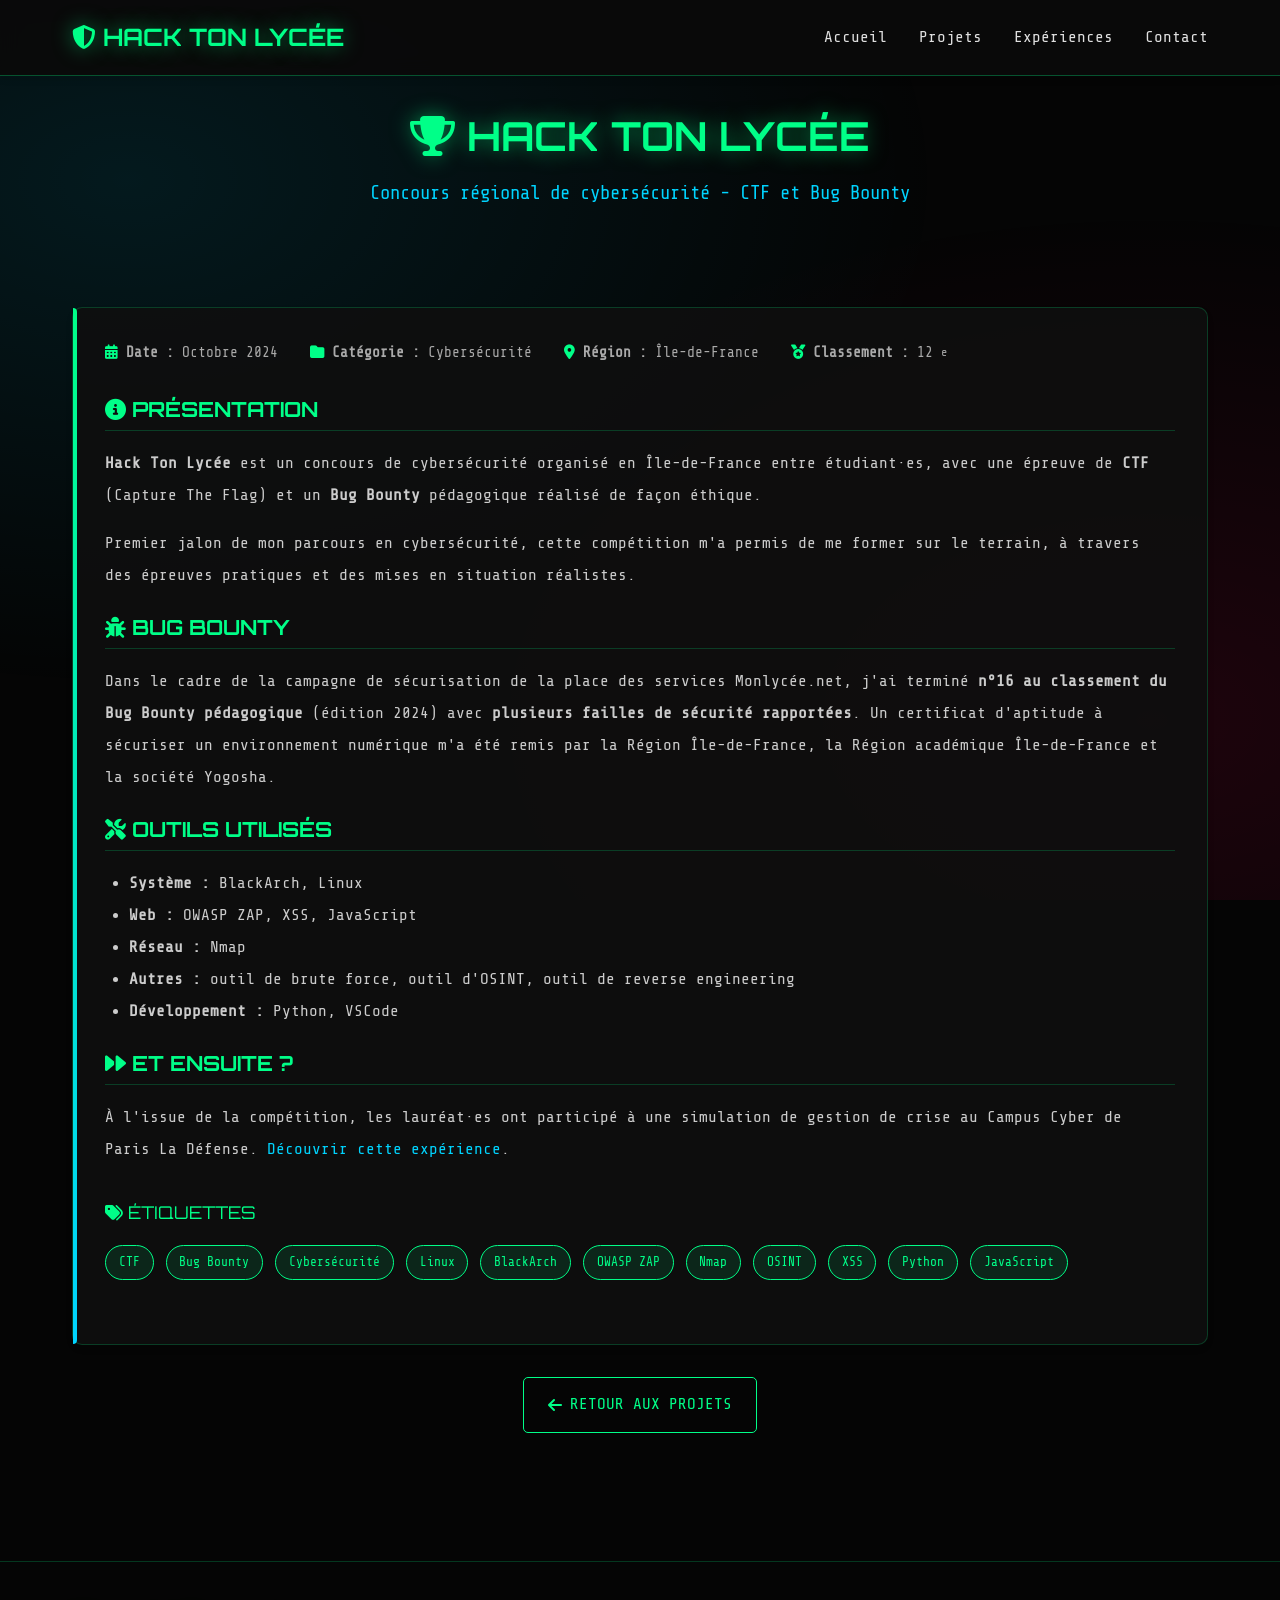
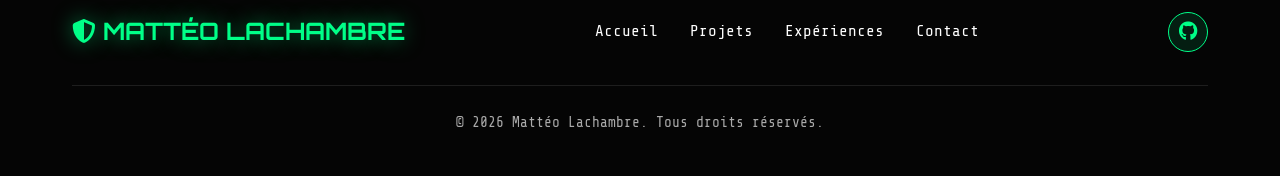
<file: projects/hack-ton-lycee.html>
<!DOCTYPE html>
<html lang="fr">
<head>
    <meta charset="UTF-8">
    <meta name="viewport" content="width=device-width, initial-scale=1.0">
    <title>Hack Ton Lycée | Mattéo Lachambre</title>
    <link rel="stylesheet" href="../css/global.css">
    <link rel="stylesheet" href="../css/transitions.css">
    <link href="https://fonts.googleapis.com/css2?family=Orbitron:wght@400;500;600;700&family=Share+Tech+Mono&display=swap" rel="stylesheet">
    <link rel="stylesheet" href="https://cdnjs.cloudflare.com/ajax/libs/font-awesome/6.4.0/css/all.min.css">
    <style>
        :root {
            --primary: #00ff88;
            --secondary: #00d4ff;
            --accent: #ff0055;
            --dark: #0a0a0a;
            --darker: #050505;
            --glow: 0 0 20px rgba(0, 255, 136, 0.5);
        }
        body {
            font-family: 'Share Tech Mono', monospace;
            background: var(--darker);
            color: #e0e0e0;
            line-height: 1.8;
        }
        body::before {
            content: '';
            position: fixed;
            top: 0; left: 0; right: 0; bottom: 0;
            background: radial-gradient(ellipse at 10% 20%, rgba(0, 212, 255, 0.1) 0%, transparent 50%),
                        radial-gradient(ellipse at 90% 80%, rgba(255, 0, 85, 0.1) 0%, transparent 50%);
            pointer-events: none;
            z-index: -1;
        }
        .navbar { background: rgba(10, 10, 10, 0.95); border-bottom: 1px solid rgba(0, 255, 136, 0.3); }
        .nav-links a { color: #e0e0e0; }
        .nav-links a:hover { color: var(--primary); }
        .logo { color: var(--primary); font-family: 'Orbitron', sans-serif; text-shadow: var(--glow); }
        .hamburger span { background: var(--primary); }
        .project-info { background: rgba(15, 15, 15, 0.9); border: 1px solid rgba(0, 255, 136, 0.2); position: relative; }
        .project-info::before { content: ''; position: absolute; top: 0; left: 0; width: 4px; height: 100%; background: linear-gradient(to bottom, var(--primary), var(--secondary)); border-radius: 0 4px 4px 0; }
        .meta-row { display: flex; gap: 2rem; margin-bottom: 2rem; flex-wrap: wrap; }
        .meta-row .meta-item { color: #aaa; font-size: 0.9rem; }
        .meta-row .meta-item i { color: var(--primary); }
        .h3-cyber { color: var(--primary); font-family: 'Orbitron', sans-serif; margin: 1.5rem 0 1rem; padding-bottom: 0.5rem; border-bottom: 1px solid rgba(0, 255, 136, 0.2); font-size: 1.3rem; }
        .tag { background: rgba(0, 255, 136, 0.1); border: 1px solid var(--primary); color: var(--primary); }
        .tag:hover { background: var(--primary); color: var(--darker); box-shadow: var(--glow); }
        .gallery-cyber { display: grid; grid-template-columns: repeat(auto-fit, minmax(320px, 1fr)); gap: 1.5rem; }
        .gallery-cyber figure { border: 1px solid rgba(0, 255, 136, 0.2); border-radius: 8px; overflow: hidden; background: #111; }
        .gallery-cyber img { width: 100%; display: block; }
        .gallery-cyber figcaption { padding: 0.8rem 1rem; color: #aaa; font-size: 0.85rem; }
        .footer { background: var(--darker); border-top: 1px solid rgba(0, 255, 136, 0.2); }
        .social-icon { background: rgba(0, 255, 136, 0.1); border: 1px solid var(--primary); }
        .social-icon i { color: var(--primary); }
        .back-btn { display: inline-flex; align-items: center; gap: 0.5rem; padding: 0.8rem 1.5rem; background: transparent; border: 1px solid var(--primary); color: var(--primary); border-radius: 5px; text-decoration: none; font-family: 'Share Tech Mono', monospace; }
        .back-btn:hover { background: var(--primary); color: var(--darker); box-shadow: var(--glow); }
    </style>
</head>
<body>
    <nav class="navbar">
        <div class="nav-container">
            <div class="logo"><i class="fas fa-shield-alt"></i> HACK TON LYCÉE</div>
            <ul class="nav-links">
                <li><a href="../index.html">Accueil</a></li>
                <li><a href="../projects.html">Projets</a></li>
                <li><a href="../experiences.html">Expériences</a></li>
                <li><a href="../index.html#contact">Contact</a></li>
            </ul>
            <div class="hamburger"><span></span><span></span><span></span></div>
        </div>
    </nav>

    <div class="page-header" style="padding: 7rem 0 3rem; text-align: center;">
        <div class="container">
            <h1 style="font-family: 'Orbitron'; color: var(--primary); text-shadow: var(--glow);"><i class="fas fa-trophy"></i> HACK TON LYCÉE</h1>
            <p style="color: var(--secondary); font-size: 1.2rem;">Concours régional de cybersécurité - CTF et Bug Bounty</p>
        </div>
    </div>

    <div class="container">
        <div class="project-detail">
            <div class="project-info">
                <div class="meta-row">
                    <div class="meta-item"><i class="fas fa-calendar-alt"></i> <strong>Date :</strong> Octobre 2024</div>
                    <div class="meta-item"><i class="fas fa-folder"></i> <strong>Catégorie :</strong> Cybersécurité</div>
                    <div class="meta-item"><i class="fas fa-map-marker-alt"></i> <strong>Région :</strong> Île-de-France</div>
                    <div class="meta-item"><i class="fas fa-medal"></i> <strong>Classement :</strong> 12<sup>e</sup></div>
                </div>

                <div style="line-height: 2; color: #ccc;">
                    <h3 class="h3-cyber"><i class="fas fa-info-circle"></i> PRÉSENTATION</h3>
                    <p><strong>Hack Ton Lycée</strong> est un concours de cybersécurité organisé en Île-de-France entre étudiant·es, avec une épreuve de <strong>CTF</strong> (Capture The Flag) et un <strong>Bug Bounty</strong> pédagogique réalisé de façon éthique.</p>
                    <p>Premier jalon de mon parcours en cybersécurité, cette compétition m'a permis de me former sur le terrain, à travers des épreuves pratiques et des mises en situation réalistes.</p>

                    <h3 class="h3-cyber"><i class="fas fa-bug"></i> BUG BOUNTY</h3>
                    <p>Dans le cadre de la campagne de sécurisation de la place des services Monlycée.net, j'ai terminé <strong>n°16 au classement du Bug Bounty pédagogique</strong> (édition 2024) avec <strong>plusieurs failles de sécurité rapportées</strong>. Un certificat d'aptitude à sécuriser un environnement numérique m'a été remis par la Région Île-de-France, la Région académique Île-de-France et la société Yogosha.</p>

                    <h3 class="h3-cyber"><i class="fas fa-tools"></i> OUTILS UTILISÉS</h3>
                    <ul style="margin-left: 1.5rem;">
                        <li><strong>Système :</strong> BlackArch, Linux</li>
                        <li><strong>Web :</strong> OWASP ZAP, XSS, JavaScript</li>
                        <li><strong>Réseau :</strong> Nmap</li>
                        <li><strong>Autres :</strong> outil de brute force, outil d'OSINT, outil de reverse engineering</li>
                        <li><strong>Développement :</strong> Python, VSCode</li>
                    </ul>

                    <h3 class="h3-cyber"><i class="fas fa-forward"></i> ET ENSUITE ?</h3>
                    <p>À l'issue de la compétition, les lauréat·es ont participé à une simulation de gestion de crise au Campus Cyber de Paris La Défense. <a href="../experiences/cyber-experience.html" style="color: var(--secondary);">Découvrir cette expérience</a>.</p>
                </div>

                <div style="margin: 2rem 0;">
                    <p style="color: var(--primary); margin-bottom: 1rem; font-size: 1.1rem; font-family: 'Orbitron';"><i class="fas fa-tags"></i> ÉTIQUETTES</p>
                    <div style="display: flex; flex-wrap: wrap; gap: 0.75rem;">
                        <span class="tag">CTF</span><span class="tag">Bug Bounty</span><span class="tag">Cybersécurité</span><span class="tag">Linux</span>
                        <span class="tag">BlackArch</span><span class="tag">OWASP ZAP</span><span class="tag">Nmap</span><span class="tag">OSINT</span>
                        <span class="tag">XSS</span><span class="tag">Python</span><span class="tag">JavaScript</span>
                    </div>
                </div>
            </div>
            

            <div style="margin: 2rem 0; text-align: center;">
                <a href="../projects.html" class="back-btn"><i class="fas fa-arrow-left"></i> RETOUR AUX PROJETS</a>
            </div>
        </div>
    </div>

    <footer class="footer">
        <div class="container">
            <div class="footer-content">
                <div class="logo" style="color: var(--primary);"><i class="fas fa-shield-alt"></i> MATTÉO LACHAMBRE</div>
                <div class="footer-links">
                    <a href="../index.html">Accueil</a>
                    <a href="../projects.html">Projets</a>
                    <a href="../experiences.html">Expériences</a>
                    <a href="../index.html#contact">Contact</a>
                </div>
                <div class="social-icons">
                    <a href="https://github.com/Oru-Bus" target="_blank" rel="noopener" class="social-icon"><i class="fab fa-github" style="font-size: 1.2rem;"></i></a>
                </div>
            </div>
            <div class="copyright"><p>&copy; 2026 Mattéo Lachambre. Tous droits réservés.</p></div>
        </div>
    </footer>
    <script src="../js/main.js"></script>
    <script src="../js/transitions.js"></script>
</body>
</html>
</file>
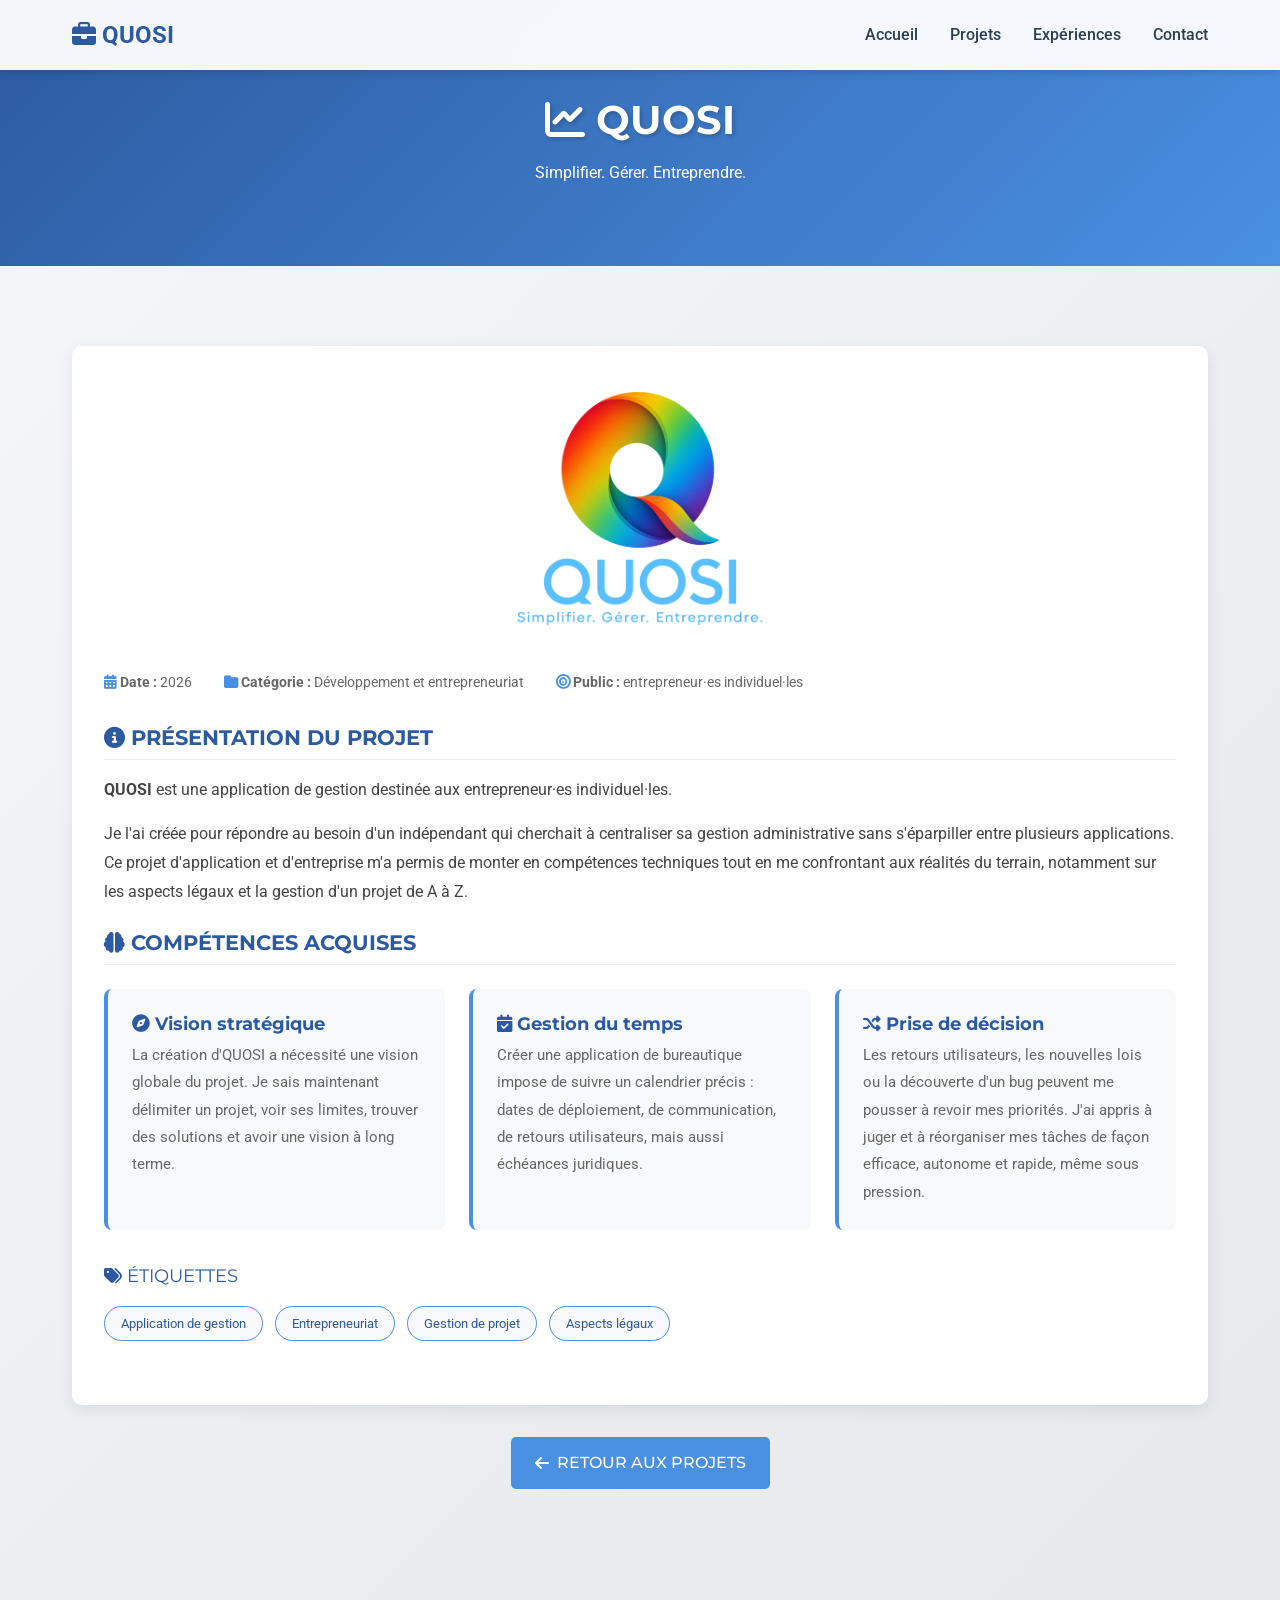
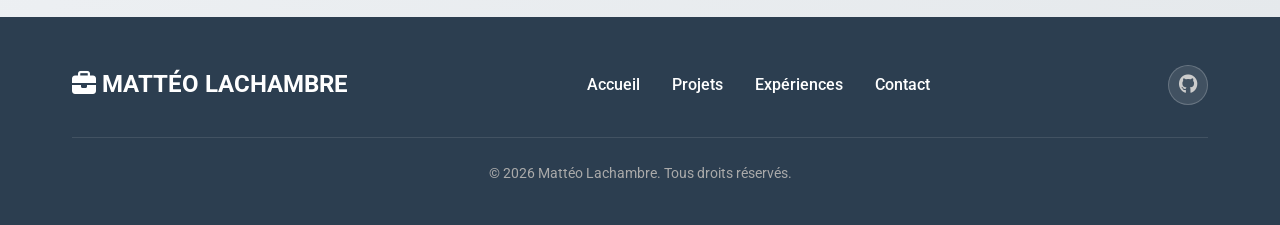
<file: projects/quosi.html>
<!DOCTYPE html>
<html lang="fr">
<head>
    <meta charset="UTF-8">
    <meta name="viewport" content="width=device-width, initial-scale=1.0">
    <title>QUOSI | Mattéo Lachambre</title>
    <link rel="preconnect" href="https://fonts.googleapis.com">
    <link rel="preconnect" href="https://fonts.gstatic.com" crossorigin>
    <link href="https://fonts.googleapis.com/css2?family=Montserrat:wght@300;400;500;600;700&family=Roboto:wght@300;400;500;700&display=swap" rel="stylesheet">
    <link rel="stylesheet" href="https://cdnjs.cloudflare.com/ajax/libs/font-awesome/6.4.0/css/all.min.css">
    <link rel="stylesheet" href="../css/global.css">
    <link rel="stylesheet" href="../css/transitions.css">
    <style>
        :root {
            --primary: #2c5aa0;
            --secondary: #4a90e2;
            --accent: #e67e22;
        }
        body { font-family: 'Roboto', sans-serif; background: linear-gradient(135deg, #f5f7fa 0%, #e4e8eb 100%); }
        .page-header { background: linear-gradient(135deg, var(--primary), var(--secondary)); color: white; padding: 6rem 0 4rem; text-align: center; margin-bottom: 3rem; }
        .page-header h1 { font-family: 'Montserrat'; font-size: 2.5rem; margin-bottom: 1rem; text-shadow: 2px 2px 4px rgba(0,0,0,0.2); }
        .project-info { background: white; border-radius: 10px; padding: 2rem; margin-bottom: 2rem; box-shadow: 0 5px 15px rgba(0,0,0,0.08); }
        .meta-row { display: flex; gap: 2rem; margin-bottom: 2rem; flex-wrap: wrap; color: #666; font-size: 0.9rem; }
        .meta-row i { color: var(--secondary); }
        .logo-quosi { display: block; max-width: 280px; margin: 0 auto 2rem; }
        .h3-blue { color: var(--primary); font-family: 'Montserrat'; margin: 1.5rem 0 1rem; padding-bottom: 0.5rem; border-bottom: 1px solid #eee; font-size: 1.3rem; }
        .features-grid { display: grid; grid-template-columns: repeat(auto-fit, minmax(250px, 1fr)); gap: 1.5rem; margin: 1.5rem 0; }
        .feature-card { background: #f8f9fa; padding: 1.5rem; border-radius: 8px; border-left: 4px solid var(--secondary); transition: all 0.3s ease; }
        .feature-card:hover { transform: translateX(5px); box-shadow: 0 5px 15px rgba(0,0,0,0.1); }
        .feature-title { font-family: 'Montserrat'; color: var(--primary); margin-bottom: 0.5rem; font-size: 1.1rem; }
        .feature-card p { color: #666; font-size: 0.95rem; margin: 0; }
        .tag { background: #f8f9fa; border: 1px solid var(--secondary); color: var(--primary); padding: 0.4rem 1rem; border-radius: 20px; }
        .tag:hover { background: var(--secondary); color: white; transform: translateY(-2px); }
        .footer { background: var(--dark); color: white; }
        .back-btn { display: inline-flex; align-items: center; gap: 0.5rem; padding: 0.8rem 1.5rem; background: var(--secondary); color: white; border: none; border-radius: 5px; text-decoration: none; font-family: 'Montserrat'; font-weight: 500; transition: all 0.3s ease; }
        .back-btn:hover { background: var(--primary); color: white; transform: translateX(-3px); box-shadow: 0 5px 15px rgba(44,90,160,0.3); }
        .social-icon { background: rgba(255, 255, 255, 0.1); border: 1px solid rgba(255, 255, 255, 0.2); }
        .social-icon i { color: #ccc; }
        .social-icon:hover i { color: white; }
    </style>
</head>
<body>
    <nav class="navbar">
        <div class="nav-container">
            <div class="logo" style="color: var(--primary);"><i class="fas fa-briefcase"></i> QUOSI</div>
            <ul class="nav-links">
                <li><a href="../index.html">Accueil</a></li>
                <li><a href="../projects.html">Projets</a></li>
                <li><a href="../experiences.html">Expériences</a></li>
                <li><a href="../index.html#contact">Contact</a></li>
            </ul>
            <div class="hamburger"><span></span><span></span><span></span></div>
        </div>
    </nav>

    <div class="page-header">
        <div class="container">
            <h1><i class="fas fa-chart-line"></i> QUOSI</h1>
            <p class="subtitle">Simplifier. Gérer. Entreprendre.</p>
        </div>
    </div>

    <div class="container">
        <div class="project-detail">
            <div class="project-info">
                <img src="../images/logo-quosi-full.png" alt="Logo QUOSI" class="logo-quosi">

                <div class="meta-row">
                    <div><i class="fas fa-calendar-alt"></i> <strong>Date :</strong> 2026</div>
                    <div><i class="fas fa-folder"></i> <strong>Catégorie :</strong> Développement et entrepreneuriat</div>
                    <div><i class="fas fa-bullseye"></i> <strong>Public :</strong> entrepreneur·es individuel·les</div>
                </div>

                <div style="line-height: 1.8; color: #444;">
                    <h3 class="h3-blue"><i class="fas fa-info-circle"></i> PRÉSENTATION DU PROJET</h3>
                    <p><strong>QUOSI</strong> est une application de gestion destinée aux entrepreneur·es individuel·les.</p>
                    <p>Je l'ai créée pour répondre au besoin d'un indépendant qui cherchait à centraliser sa gestion administrative sans s'éparpiller entre plusieurs applications. Ce projet d'application et d'entreprise m'a permis de monter en compétences techniques tout en me confrontant aux réalités du terrain, notamment sur les aspects légaux et la gestion d'un projet de A à Z.</p>

                    <h3 class="h3-blue"><i class="fas fa-brain"></i> COMPÉTENCES ACQUISES</h3>
                    <div class="features-grid">
                        <div class="feature-card">
                            <h4 class="feature-title"><i class="fas fa-compass"></i> Vision stratégique</h4>
                            <p>La création d'QUOSI a nécessité une vision globale du projet. Je sais maintenant délimiter un projet, voir ses limites, trouver des solutions et avoir une vision à long terme.</p>
                        </div>
                        <div class="feature-card">
                            <h4 class="feature-title"><i class="fas fa-calendar-check"></i> Gestion du temps</h4>
                            <p>Créer une application de bureautique impose de suivre un calendrier précis : dates de déploiement, de communication, de retours utilisateurs, mais aussi échéances juridiques.</p>
                        </div>
                        <div class="feature-card">
                            <h4 class="feature-title"><i class="fas fa-random"></i> Prise de décision</h4>
                            <p>Les retours utilisateurs, les nouvelles lois ou la découverte d'un bug peuvent me pousser à revoir mes priorités. J'ai appris à juger et à réorganiser mes tâches de façon efficace, autonome et rapide, même sous pression.</p>
                        </div>
                    </div>
                </div>

                <div style="margin: 2rem 0;">
                    <p style="color: var(--primary); margin-bottom: 1rem; font-size: 1.1rem; font-family: 'Montserrat';"><i class="fas fa-tags"></i> ÉTIQUETTES</p>
                    <div style="display: flex; flex-wrap: wrap; gap: 0.75rem;">
                        <span class="tag">Application de gestion</span><span class="tag">Entrepreneuriat</span><span class="tag">Gestion de projet</span><span class="tag">Aspects légaux</span>
                    </div>
                </div>
            </div>

            <div style="margin: 2rem 0; text-align: center;">
                <a href="../projects.html" class="back-btn"><i class="fas fa-arrow-left"></i> RETOUR AUX PROJETS</a>
            </div>
        </div>
    </div>

    <footer class="footer">
        <div class="container">
            <div class="footer-content">
                <div class="logo" style="color: white;"><i class="fas fa-briefcase"></i> MATTÉO LACHAMBRE</div>
                <div class="footer-links">
                    <a href="../index.html">Accueil</a>
                    <a href="../projects.html">Projets</a>
                    <a href="../experiences.html">Expériences</a>
                    <a href="../index.html#contact">Contact</a>
                </div>
                <div class="social-icons">
                    <a href="https://github.com/Oru-Bus" target="_blank" rel="noopener" class="social-icon"><i class="fab fa-github" style="font-size: 1.2rem;"></i></a>
                </div>
            </div>
            <div class="copyright"><p>&copy; 2026 Mattéo Lachambre. Tous droits réservés.</p></div>
        </div>
    </footer>
    <script src="../js/main.js"></script>
    <script src="../js/transitions.js"></script>
</body>
</html>
</file>
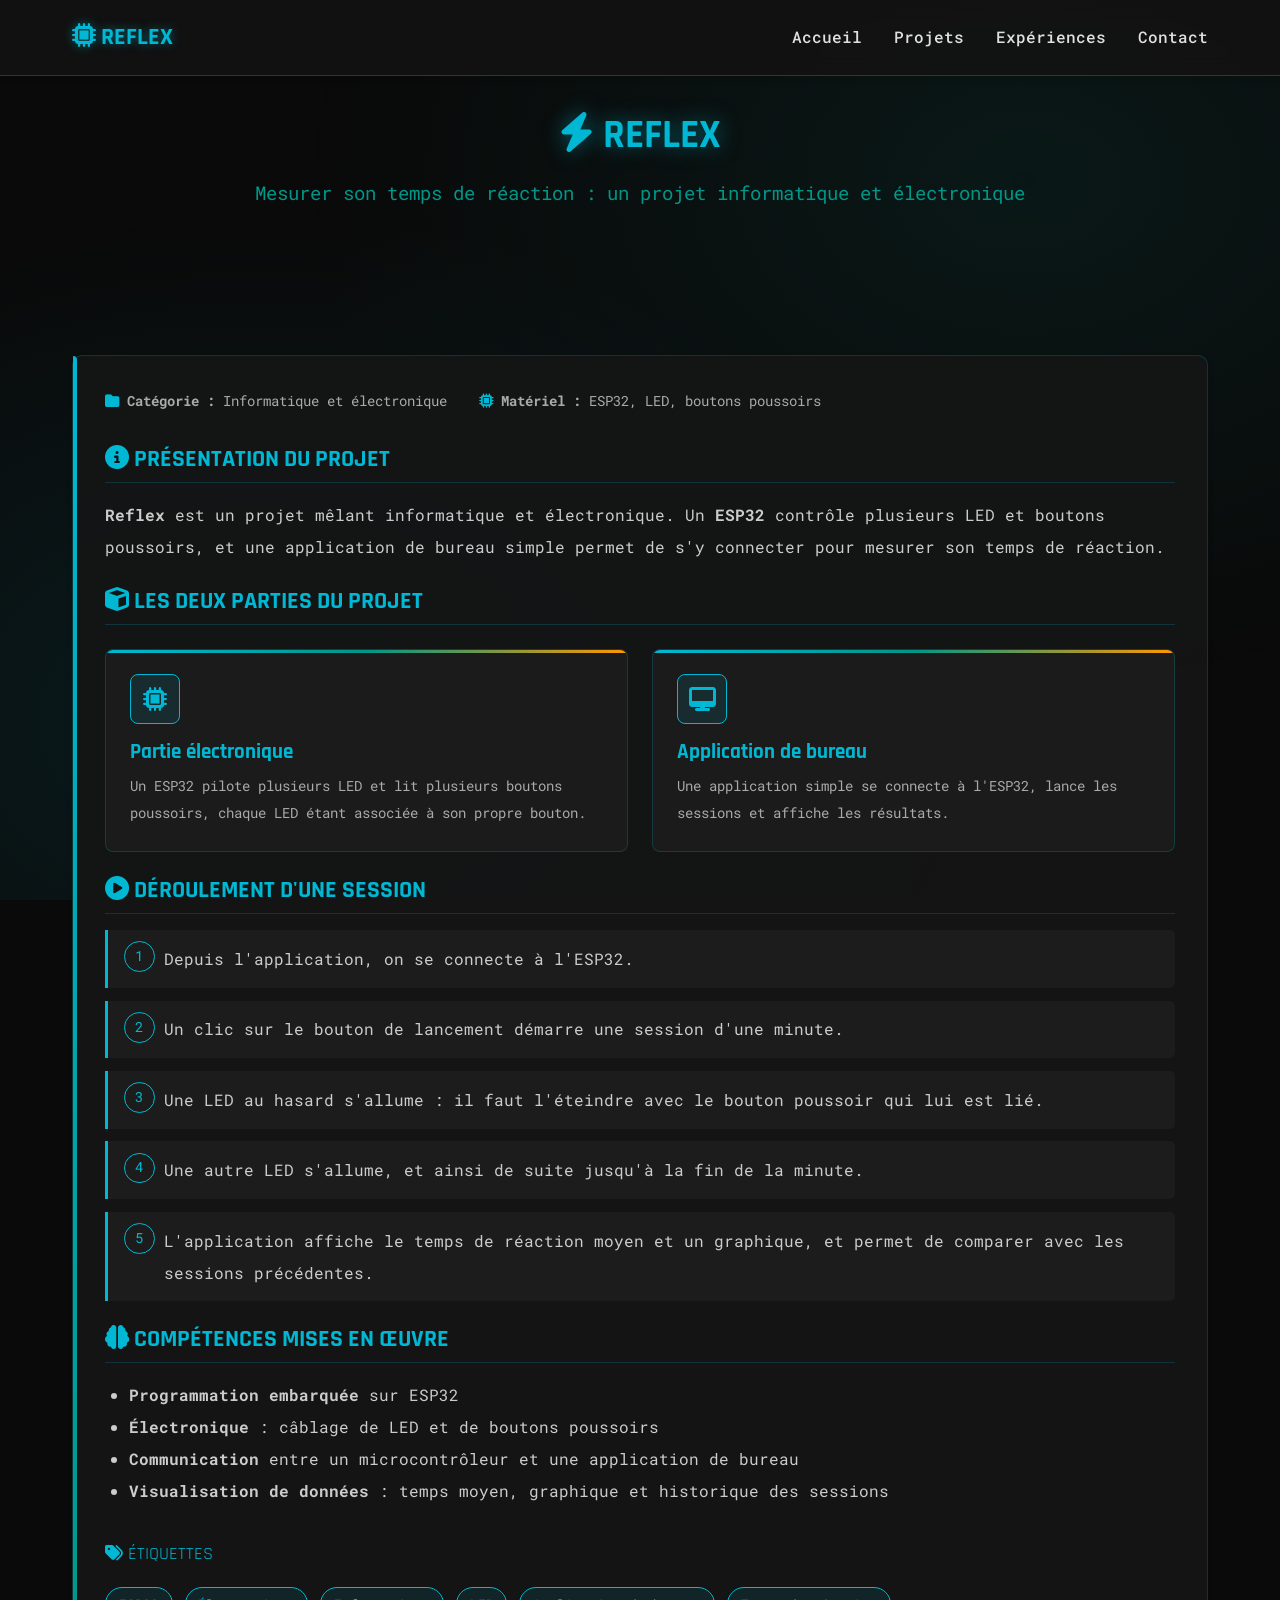
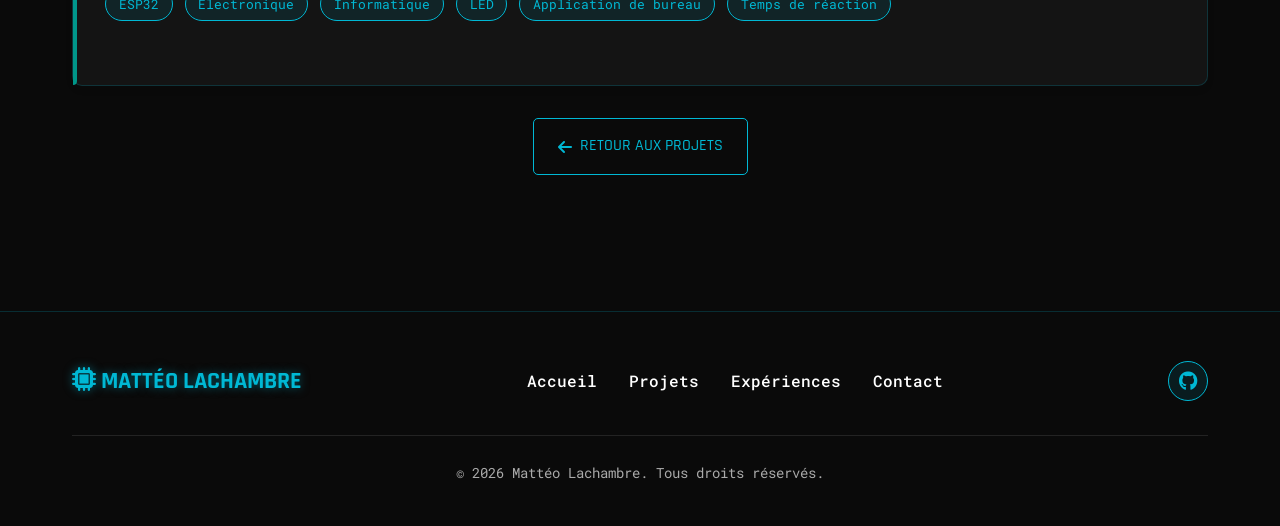
<file: projects/reflex.html>
<!DOCTYPE html>
<html lang="fr">
<head>
    <meta charset="UTF-8">
    <meta name="viewport" content="width=device-width, initial-scale=1.0">
    <title>Reflex | Mattéo Lachambre</title>
    <link rel="preconnect" href="https://fonts.googleapis.com">
    <link rel="preconnect" href="https://fonts.gstatic.com" crossorigin>
    <link href="https://fonts.googleapis.com/css2?family=Rajdhani:wght@300;400;500;600;700&family=Roboto+Mono:wght@300;400;500;700&display=swap" rel="stylesheet">
    <link rel="stylesheet" href="https://cdnjs.cloudflare.com/ajax/libs/font-awesome/6.4.0/css/all.min.css">
    <link rel="stylesheet" href="../css/global.css">
    <link rel="stylesheet" href="../css/transitions.css">
    <style>
        :root {
            --primary: #00b8d4;
            --secondary: #009688;
            --accent: #ff9800;
            --dark: #121212;
            --darker: #0a0a0a;
        }
        body {
            font-family: 'Roboto Mono', monospace;
            background: var(--darker);
            color: #e0e0e0;
            line-height: 1.8;
            overflow-x: hidden;
        }
        body::before {
            content: '';
            position: fixed;
            top: 0; left: 0; right: 0; bottom: 0;
            background: radial-gradient(ellipse at 20% 80%, rgba(0, 184, 212, 0.1) 0%, transparent 50%),
                        radial-gradient(ellipse at 80% 20%, rgba(0, 150, 136, 0.1) 0%, transparent 50%);
            pointer-events: none;
            z-index: -1;
        }
        .navbar { background: rgba(18, 18, 18, 0.95); border-bottom: 1px solid rgba(0, 184, 212, 0.3); }
        .nav-links a { color: #e0e0e0; }
        .nav-links a:hover { color: var(--primary); }
        .logo { color: var(--primary); font-family: 'Rajdhani', sans-serif; font-weight: 700; text-shadow: 0 0 10px rgba(0, 184, 212, 0.5); }
        .hamburger span { background: var(--primary); }
        .project-info { background: rgba(22, 22, 22, 0.9); border: 1px solid rgba(0, 184, 212, 0.2); position: relative; }
        .project-info::before { content: ''; position: absolute; top: 0; left: 0; width: 4px; height: 100%; background: linear-gradient(to bottom, var(--primary), var(--secondary)); border-radius: 0 4px 4px 0; }
        .meta-row { display: flex; gap: 2rem; margin-bottom: 2rem; flex-wrap: wrap; color: #aaa; font-size: 0.9rem; }
        .meta-row i { color: var(--primary); }
        .h3-electro { color: var(--primary); font-family: 'Rajdhani', sans-serif; margin: 1.5rem 0 1rem; padding-bottom: 0.5rem; border-bottom: 1px solid rgba(0, 184, 212, 0.2); font-size: 1.5rem; }
        .components-grid { display: grid; grid-template-columns: repeat(auto-fit, minmax(260px, 1fr)); gap: 1.5rem; margin: 1.5rem 0; }
        .component-card { background: rgba(30, 30, 30, 0.8); border: 1px solid rgba(0, 184, 212, 0.2); border-radius: 8px; padding: 1.5rem; transition: all 0.3s ease; position: relative; overflow: hidden; }
        .component-card::before { content: ''; position: absolute; top: 0; left: 0; right: 0; height: 3px; background: linear-gradient(90deg, var(--primary), var(--secondary), var(--accent)); }
        .component-card:hover { transform: translateY(-3px); border-color: var(--primary); box-shadow: 0 5px 15px rgba(0, 184, 212, 0.2); }
        .component-icon { width: 50px; height: 50px; background: rgba(0, 184, 212, 0.1); border: 1px solid var(--primary); border-radius: 8px; display: flex; align-items: center; justify-content: center; margin-bottom: 1rem; font-size: 1.5rem; color: var(--primary); }
        .component-title { font-family: 'Rajdhani', sans-serif; color: var(--primary); margin-bottom: 0.5rem; font-size: 1.3rem; }
        .component-card p { color: #aaa; font-size: 0.85rem; margin: 0; }
        .steps { counter-reset: step; list-style: none; padding-left: 0; }
        .steps li { counter-increment: step; position: relative; padding: 0.8rem 1rem 0.8rem 3.5rem; margin-bottom: 0.8rem; background: rgba(30, 30, 30, 0.8); border-left: 3px solid var(--primary); border-radius: 0 5px 5px 0; }
        .steps li::before { content: counter(step); position: absolute; left: 1rem; top: 0.7rem; width: 1.8rem; height: 1.8rem; border-radius: 50%; border: 1px solid var(--primary); color: var(--primary); display: flex; align-items: center; justify-content: center; font-size: 0.85rem; }
        .tag { background: rgba(0, 184, 212, 0.1); border: 1px solid var(--primary); color: var(--primary); }
        .tag:hover { background: var(--primary); color: var(--darker); box-shadow: 0 0 10px rgba(0, 184, 212, 0.5); }
        .footer { background: var(--darker); border-top: 1px solid rgba(0, 184, 212, 0.2); }
        .social-icon { background: rgba(0, 184, 212, 0.1); border: 1px solid var(--primary); }
        .social-icon i { color: var(--primary); }
        .back-btn { display: inline-flex; align-items: center; gap: 0.5rem; padding: 0.8rem 1.5rem; background: transparent; border: 1px solid var(--primary); color: var(--primary); border-radius: 5px; text-decoration: none; font-family: 'Rajdhani', sans-serif; font-weight: 500; transition: all 0.3s ease; margin: 0 0.5rem 0.5rem; }
        .back-btn:hover { background: var(--primary); color: var(--darker); box-shadow: 0 0 15px rgba(0, 184, 212, 0.5); }
    </style>
</head>
<body>
    <nav class="navbar">
        <div class="nav-container">
            <div class="logo"><i class="fas fa-microchip"></i> REFLEX</div>
            <ul class="nav-links">
                <li><a href="../index.html">Accueil</a></li>
                <li><a href="../projects.html">Projets</a></li>
                <li><a href="../experiences.html">Expériences</a></li>
                <li><a href="../index.html#contact">Contact</a></li>
            </ul>
            <div class="hamburger"><span></span><span></span><span></span></div>
        </div>
    </nav>

    <div class="page-header" style="text-align: center; margin-bottom: 3rem; padding: 7rem 0 3rem;">
        <div class="container">
            <h1 style="font-family: 'Rajdhani'; font-size: 2.5rem; color: var(--primary); text-shadow: 0 0 20px rgba(0, 184, 212, 0.5);"><i class="fas fa-bolt"></i> REFLEX</h1>
            <p style="color: var(--secondary); font-size: 1.2rem;">Mesurer son temps de réaction : un projet informatique et électronique</p>
        </div>
    </div>

    <div class="container">
        <div class="project-detail">
            <div class="project-info">
                <div class="meta-row">
                    <div><i class="fas fa-folder"></i> <strong>Catégorie :</strong> Informatique et électronique</div>
                    <div><i class="fas fa-microchip"></i> <strong>Matériel :</strong> ESP32, LED, boutons poussoirs</div>
                </div>

                <div style="line-height: 2; color: #ccc;">
                    <h3 class="h3-electro"><i class="fas fa-info-circle"></i> PRÉSENTATION DU PROJET</h3>
                    <p><strong>Reflex</strong> est un projet mêlant informatique et électronique. Un <strong>ESP32</strong> contrôle plusieurs LED et boutons poussoirs, et une application de bureau simple permet de s'y connecter pour mesurer son temps de réaction.</p>

                    <h3 class="h3-electro"><i class="fas fa-cube"></i> LES DEUX PARTIES DU PROJET</h3>
                    <div class="components-grid">
                        <div class="component-card">
                            <div class="component-icon"><i class="fas fa-microchip"></i></div>
                            <h4 class="component-title">Partie électronique</h4>
                            <p>Un ESP32 pilote plusieurs LED et lit plusieurs boutons poussoirs, chaque LED étant associée à son propre bouton.</p>
                        </div>
                        <div class="component-card">
                            <div class="component-icon"><i class="fas fa-desktop"></i></div>
                            <h4 class="component-title">Application de bureau</h4>
                            <p>Une application simple se connecte à l'ESP32, lance les sessions et affiche les résultats.</p>
                        </div>
                    </div>

                    <h3 class="h3-electro"><i class="fas fa-play-circle"></i> DÉROULEMENT D'UNE SESSION</h3>
                    <ol class="steps">
                        <li>Depuis l'application, on se connecte à l'ESP32.</li>
                        <li>Un clic sur le bouton de lancement démarre une session d'une minute.</li>
                        <li>Une LED au hasard s'allume : il faut l'éteindre avec le bouton poussoir qui lui est lié.</li>
                        <li>Une autre LED s'allume, et ainsi de suite jusqu'à la fin de la minute.</li>
                        <li>L'application affiche le temps de réaction moyen et un graphique, et permet de comparer avec les sessions précédentes.</li>
                    </ol>

                    <h3 class="h3-electro"><i class="fas fa-brain"></i> COMPÉTENCES MISES EN ŒUVRE</h3>
                    <ul style="margin-left: 1.5rem;">
                        <li><strong>Programmation embarquée</strong> sur ESP32</li>
                        <li><strong>Électronique</strong> : câblage de LED et de boutons poussoirs</li>
                        <li><strong>Communication</strong> entre un microcontrôleur et une application de bureau</li>
                        <li><strong>Visualisation de données</strong> : temps moyen, graphique et historique des sessions</li>
                    </ul>
                </div>

                <div style="margin: 2rem 0;">
                    <p style="color: var(--primary); margin-bottom: 1rem; font-size: 1.1rem; font-family: 'Rajdhani';"><i class="fas fa-tags"></i> ÉTIQUETTES</p>
                    <div style="display: flex; flex-wrap: wrap; gap: 0.75rem;">
                        <span class="tag">ESP32</span><span class="tag">Électronique</span><span class="tag">Informatique</span><span class="tag">LED</span>
                        <span class="tag">Application de bureau</span><span class="tag">Temps de réaction</span>
                    </div>
                </div>
            </div>

            <div style="margin: 2rem 0; text-align: center;">
                <a href="../projects.html" class="back-btn"><i class="fas fa-arrow-left"></i> RETOUR AUX PROJETS</a>
            </div>
        </div>
    </div>

    <footer class="footer">
        <div class="container">
            <div class="footer-content">
                <div class="logo" style="color: var(--primary);"><i class="fas fa-microchip"></i> MATTÉO LACHAMBRE</div>
                <div class="footer-links">
                    <a href="../index.html">Accueil</a>
                    <a href="../projects.html">Projets</a>
                    <a href="../experiences.html">Expériences</a>
                    <a href="../index.html#contact">Contact</a>
                </div>
                <div class="social-icons">
                    <a href="https://github.com/Oru-Bus" target="_blank" rel="noopener" class="social-icon"><i class="fab fa-github" style="font-size: 1.2rem;"></i></a>
                </div>
            </div>
            <div class="copyright"><p>&copy; 2026 Mattéo Lachambre. Tous droits réservés.</p></div>
        </div>
    </footer>
    <script src="../js/main.js"></script>
    <script src="../js/transitions.js"></script>
</body>
</html>
</file>
<file: css/global.css>
/* ===== RESET & BASE STYLES ===== */
* {
    margin: 0;
    padding: 0;
    box-sizing: border-box;
}

:root {
    --primary: #2c3e50;
    --secondary: #3498db;
    --accent: #e74c3c;
    --light: #ecf0f1;
    --dark: #2c3e50;
    --success: #27ae60;
    --warning: #f39c12;
    --shadow: 0 4px 6px rgba(0, 0, 0, 0.1);
    --transition: all 0.3s ease;
}

html {
    scroll-behavior: smooth;
}

body {
    font-family: 'Segoe UI', Tahoma, Geneva, Verdana, sans-serif;
    line-height: 1.6;
    color: var(--dark);
    background: linear-gradient(135deg, #f5f7fa 0%, #c3cfe2 100%);
    min-height: 100vh;
}

/* ===== TYPOGRAPHY ===== */
h1, h2, h3, h4 {
    margin-bottom: 1rem;
    line-height: 1.2;
}

h1 { font-size: 2.5rem; }
h2 { font-size: 2rem; }
h3 { font-size: 1.75rem; }
h4 { font-size: 1.5rem; }

p {
    margin-bottom: 1rem;
}

a {
    text-decoration: none;
    color: var(--secondary);
    transition: var(--transition);
}

a:hover {
    color: var(--accent);
}

/* ===== LAYOUT ===== */
.container {
    max-width: 1200px;
    margin: 0 auto;
    padding: 0 2rem;
}

.section {
    padding: 4rem 0;
}

/* ===== NAVBAR ===== */
.navbar {
    background: rgba(255, 255, 255, 0.95);
    backdrop-filter: blur(10px);
    position: fixed;
    top: 0;
    left: 0;
    right: 0;
    z-index: 1000;
    box-shadow: var(--shadow);
    transition: var(--transition);
}

/* Au défilement, seul le padding change : le fond reste celui défini
   par la page (ce qui garde le header sombre sur les pages cyber/électronique). */
.navbar.scrolled {
    padding: 0.5rem 0;
}

.nav-container {
    display: flex;
    justify-content: space-between;
    align-items: center;
    padding: 1rem 2rem;
    max-width: 1200px;
    margin: 0 auto;
}

.logo {
    font-size: 1.5rem;
    font-weight: 700;
    color: var(--primary);
}

.nav-links {
    display: flex;
    list-style: none;
    gap: 2rem;
}

.nav-links a {
    color: var(--dark);
    font-weight: 500;
    position: relative;
    padding: 0.5rem 0;
}

.nav-links a::after {
    content: '';
    position: absolute;
    bottom: 0;
    left: 0;
    width: 0;
    height: 2px;
    background: var(--secondary);
    transition: var(--transition);
}

.nav-links a:hover::after {
    width: 100%;
}

.hamburger {
    display: none;
    cursor: pointer;
    flex-direction: column;
    gap: 5px;
}

.hamburger span {
    width: 25px;
    height: 3px;
    background: var(--dark);
    transition: var(--transition);
}

/* ===== HERO SECTION ===== */
.hero {
    padding: 8rem 0 4rem;
    text-align: center;
    min-height: 100vh;
    display: flex;
    flex-direction: column;
    justify-content: center;
    align-items: center;
}

.hero-content {
    max-width: 800px;
}

.profile-img {
    width: 200px;
    height: 200px;
    border-radius: 50%;
    object-fit: cover;
    border: 5px solid var(--secondary);
    box-shadow: var(--shadow);
    margin-bottom: 2rem;
    transition: var(--transition);
}

.profile-img:hover {
    transform: scale(1.05);
    border-color: var(--accent);
}

.hero h1 {
    font-size: 3rem;
    margin-bottom: 1rem;
    background: linear-gradient(135deg, var(--primary), var(--secondary));
    -webkit-background-clip: text;
    -webkit-text-fill-color: transparent;
    background-clip: text;
}

.hero .subtitle {
    font-size: 1.5rem;
    color: var(--primary);
    margin-bottom: 1.5rem;
}

.hero .description {
    font-size: 1.1rem;
    color: #555;
    margin-bottom: 2rem;
    max-width: 600px;
    margin-left: auto;
    margin-right: auto;
}

/* ===== BUTTONS ===== */
.btn {
    display: inline-block;
    padding: 0.8rem 1.8rem;
    background: var(--secondary);
    color: white;
    border: none;
    border-radius: 50px;
    font-size: 1rem;
    font-weight: 600;
    cursor: pointer;
    transition: var(--transition);
    box-shadow: var(--shadow);
}

.btn:hover {
    background: var(--accent);
    transform: translateY(-2px);
    box-shadow: 0 6px 12px rgba(0, 0, 0, 0.15);
}

.btn-outline {
    background: transparent;
    border: 2px solid var(--secondary);
    color: var(--secondary);
}

.btn-outline:hover {
    background: var(--secondary);
    color: white;
}

.btn-dark {
    background: var(--dark);
}

.btn-dark:hover {
    background: var(--primary);
}

/* ===== CARDS ===== */
.card {
    background: white;
    border-radius: 10px;
    box-shadow: 0 4px 6px rgba(0, 0, 0, 0.05);
    overflow: hidden;
    transition: transform 0.4s cubic-bezier(0.165, 0.84, 0.44, 1), box-shadow 0.4s cubic-bezier(0.165, 0.84, 0.44, 1);
    margin-bottom: 2rem;
    display: flex;
    flex-direction: column;
    height: 100%;
}

.card:hover {
    transform: translateY(-6px);
    box-shadow: 0 12px 30px rgba(0, 0, 0, 0.08);
}

.card-img {
    width: 100%;
    height: 200px;
    object-fit: cover;
}

.card-img, .experience-img {
    width: 100%;
    height: 200px;
    object-fit: cover;
    transition: transform 0.5s ease;
}

/* Logos : affichés en entier (jamais coupés), centrés sur fond blanc */
.card-img[src*="logo"],
.experience-img[src*="logo"] {
    object-fit: contain;
    object-position: center;
    padding: 1rem;
    background: #fff;
}

.card:hover .card-img, .experience-card:hover .experience-img {
    transform: scale(1.03); /* Zoom très subtil */
}

/* Carte sans image : elle prend la hauteur de son contenu au lieu
   de s'étirer à la hauteur de ses voisines (pas de grand vide blanc). */
.card:not(:has(.card-img)):not(:has(.experience-img)) {
    align-self: start;
    height: auto;
}

.card-body {
    display: flex;
    flex-direction: column;
    flex-grow: 1;
    padding: 1.5rem;
}

.card-title {
    font-size: 1.5rem;
    margin-bottom: 0.5rem;
    color: var(--primary);
}

.card-text {
    color: #666;
    margin-bottom: 1rem;
    flex-grow: 1;
}

.card-tags {
    display: flex;
    flex-wrap: wrap;
    gap: 0.5rem;
    margin-top: auto;
    margin-bottom: 1rem;
}

.tag {
    background: var(--light);
    color: var(--primary);
    padding: 0.3rem 0.8rem;
    border-radius: 20px;
    font-size: 0.8rem;
    transition: var(--transition);
}

.tag:hover {
    background: var(--secondary);
    color: white;
}

/* ===== FORM ===== */
.form-group {
    margin-bottom: 1.5rem;
}

.form-group label {
    display: block;
    margin-bottom: 0.5rem;
    font-weight: 600;
    color: var(--primary);
}

.form-control {
    width: 100%;
    padding: 0.8rem 1rem;
    border: 2px solid #ddd;
    border-radius: 5px;
    font-size: 1rem;
    transition: var(--transition);
    background: white;
}

.form-control:focus {
    outline: none;
    border-color: var(--secondary);
    box-shadow: 0 0 0 3px rgba(52, 152, 219, 0.2);
}

.form-control::placeholder {
    color: #aaa;
}

.textarea-control {
    min-height: 150px;
    resize: vertical;
}

/* ===== SECTIONS ===== */
.section-title {
    text-align: center;
    margin-bottom: 3rem;
    position: relative;
    padding-bottom: 1rem;
}

.section-title::after {
    content: '';
    position: absolute;
    bottom: 0;
    left: 50%;
    transform: translateX(-50%);
    width: 80px;
    height: 4px;
    background: linear-gradient(90deg, var(--secondary), var(--accent));
    border-radius: 2px;
}

.section-subtitle {
    text-align: center;
    color: #666;
    margin-bottom: 2rem;
    font-size: 1.1rem;
}

/* ===== GRID LAYOUTS ===== */
.grid-2 {
    display: grid;
    grid-template-columns: repeat(2, 1fr);
    gap: 2rem;
}

.grid-3 {
    display: grid;
    grid-template-columns: repeat(3, 1fr);
    gap: 2rem;
}

.grid-4 {
    display: grid;
    grid-template-columns: repeat(4, 1fr);
    gap: 1.5rem;
}

/* ===== FILTER & SORT ===== */
.filter-bar {
    display: flex;
    justify-content: center;
    gap: 1rem;
    margin-bottom: 2rem;
    flex-wrap: wrap;
}

.filter-btn {
    padding: 0.5rem 1.2rem;
    background: white;
    border: 2px solid #ddd;
    border-radius: 25px;
    cursor: pointer;
    transition: var(--transition);
    font-weight: 500;
}

.filter-btn:hover,
.filter-btn.active {
    background: var(--secondary);
    color: white;
    border-color: var(--secondary);
}

.sort-select {
    padding: 0.5rem 1rem;
    border: 2px solid #ddd;
    border-radius: 5px;
    background: white;
    cursor: pointer;
    font-size: 1rem;
}

.sort-select:focus {
    outline: none;
    border-color: var(--secondary);
}

/* ===== FOOTER ===== */
.footer {
    background: var(--dark);
    color: white;
    padding: 3rem 0 1.5rem;
    margin-top: 4rem;
}

.footer-content {
    display: flex;
    justify-content: space-between;
    align-items: center;
    flex-wrap: wrap;
    gap: 2rem;
    margin-bottom: 2rem;
}

.footer-links {
    display: flex;
    gap: 2rem;
    flex-wrap: wrap;
}

.footer-links a {
    color: white;
    font-weight: 500;
}

.footer-links a:hover {
    color: var(--secondary);
}

.social-icons {
    display: flex;
    gap: 1.5rem;
}

.social-icon {
    width: 40px;
    height: 40px;
    border-radius: 50%;
    background: rgba(255, 255, 255, 0.1);
    display: flex;
    align-items: center;
    justify-content: center;
    transition: var(--transition);
}

.social-icon:hover {
    background: var(--secondary);
    transform: translateY(-3px);
}

.social-icon img {
    width: 20px;
    height: 20px;
    filter: brightness(0) invert(1);
}

.social-icon:hover img {
    filter: brightness(0) invert(0);
}

.copyright {
    text-align: center;
    padding-top: 1.5rem;
    border-top: 1px solid rgba(255, 255, 255, 0.1);
    color: #aaa;
    font-size: 0.9rem;
}

/* ===== PROJECT DETAIL PAGE ===== */
.project-detail {
    padding: 2rem 0;
}

.project-header {
    text-align: center;
    margin-bottom: 3rem;
}

.project-hero-img {
    width: 100%;
    max-height: 400px;
    object-fit: cover;
    border-radius: 10px;
    margin-bottom: 2rem;
    box-shadow: var(--shadow);
}

.project-info {
    background: white;
    padding: 2rem;
    border-radius: 10px;
    box-shadow: var(--shadow);
    margin-bottom: 2rem;
}

.project-meta {
    display: flex;
    justify-content: space-between;
    margin-bottom: 1.5rem;
    flex-wrap: wrap;
    gap: 1rem;
}

.meta-item {
    display: flex;
    align-items: center;
    gap: 0.5rem;
    color: #666;
}

.meta-item i {
    color: var(--secondary);
}

.project-description {
    margin-bottom: 2rem;
    line-height: 1.8;
}

.gallery {
    margin-top: 3rem;
}

.gallery-title {
    text-align: center;
    margin-bottom: 2rem;
}

.gallery-grid {
    display: grid;
    grid-template-columns: repeat(auto-fill, minmax(300px, 1fr));
    gap: 1.5rem;
}

.gallery-item {
    position: relative;
    overflow: hidden;
    border-radius: 10px;
    box-shadow: var(--shadow);
    aspect-ratio: 16/9;
}

.gallery-item img {
    width: 100%;
    height: 100%;
    object-fit: cover;
    transition: var(--transition);
}

.gallery-item:hover img {
    transform: scale(1.05);
}

.gallery-overlay {
    position: absolute;
    top: 0;
    left: 0;
    right: 0;
    bottom: 0;
    background: rgba(0, 0, 0, 0.7);
    display: flex;
    align-items: center;
    justify-content: center;
    opacity: 0;
    transition: var(--transition);
}

.gallery-item:hover .gallery-overlay {
    opacity: 1;
}

.gallery-caption {
    color: white;
    padding: 1rem;
    text-align: center;
}

/* ===== EXPERIENCE PAGE ===== */
.experience-detail {
    padding: 2rem 0;
}

.experience-header {
    text-align: center;
    margin-bottom: 3rem;
}

.experience-hero-img {
    width: 100%;
    max-height: 350px;
    object-fit: cover;
    border-radius: 10px;
    margin-bottom: 2rem;
    box-shadow: var(--shadow);
}

.experience-content {
    background: white;
    padding: 2rem;
    border-radius: 10px;
    box-shadow: var(--shadow);
}

.experience-meta {
    display: flex;
    justify-content: space-between;
    margin-bottom: 1.5rem;
    flex-wrap: wrap;
    gap: 1rem;
}

/* ===== RESPONSIVE ===== */
@media (max-width: 1024px) {
    .grid-3 {
        grid-template-columns: repeat(2, 1fr);
    }

    .grid-4 {
        grid-template-columns: repeat(2, 1fr);
    }
}

@media (max-width: 768px) {
    .nav-links {
        display: none;
        position: absolute;
        top: 100%;
        left: 0;
        right: 0;
        background: white;
        flex-direction: column;
        padding: 1rem 2rem;
        box-shadow: var(--shadow);
    }

    .nav-links.active {
        display: flex;
    }

    .hamburger {
        display: flex;
    }

    .hamburger.active span:nth-child(1) {
        transform: rotate(45deg) translate(5px, 5px);
    }

    .hamburger.active span:nth-child(2) {
        opacity: 0;
    }

    .hamburger.active span:nth-child(3) {
        transform: rotate(-45deg) translate(5px, -5px);
    }

    .hero {
        padding: 6rem 0 3rem;
    }

    .hero h1 {
        font-size: 2.2rem;
    }

    .grid-2 {
        grid-template-columns: 1fr;
    }

    .grid-3 {
        grid-template-columns: 1fr;
    }

    .grid-4 {
        grid-template-columns: 1fr;
    }

    .filter-bar {
        flex-direction: column;
        align-items: center;
    }

    .footer-content {
        flex-direction: column;
        text-align: center;
    }
}

@media (max-width: 480px) {
    .container {
        padding: 0 1rem;
    }

    .hero h1 {
        font-size: 1.8rem;
    }

    .hero .subtitle {
        font-size: 1.2rem;
    }

    .btn {
        padding: 0.6rem 1.2rem;
        font-size: 0.9rem;
    }

    .nav-container {
        padding: 1rem;
    }
}

/* ===== ANIMATIONS ===== */
@keyframes fadeInUp {
    from {
        opacity: 0;
        transform: translateY(20px);
    }
    to {
        opacity: 1;
        transform: translateY(0);
    }
}

.animate-fadeInUp {
    animation: fadeInUp 0.6s ease-out forwards;
}

.delay-1 { animation-delay: 0.1s; }
.delay-2 { animation-delay: 0.2s; }
.delay-3 { animation-delay: 0.3s; }
.delay-4 { animation-delay: 0.4s; }

/* ===== TRANSITIONS DE PAGE ===== */
@keyframes fadeInPage {
    from {
        opacity: 0;
        transform: translateY(20px);
    }
    to {
        opacity: 1;
        transform: translateY(0);
    }
}

@keyframes fadeOutPage {
    from {
        opacity: 1;
        transform: translateY(0);
    }
    to {
        opacity: 0;
        transform: translateY(-20px);
    }
}

.page-fade-in {
    animation: fadeInPage 0.5s ease-out forwards;
}

.page-fade-out {
    animation: fadeOutPage 0.5s ease-in forwards;
}

/* Slide transitions */
@keyframes slideInFromRight {
    from {
        opacity: 0;
        transform: translateX(100%);
    }
    to {
        opacity: 1;
        transform: translateX(0);
    }
}

@keyframes slideOutToLeft {
    from {
        opacity: 1;
        transform: translateX(0);
    }
    to {
        opacity: 0;
        transform: translateX(-100%);
    }
}

.page-slide-in-right {
    animation: slideInFromRight 0.6s cubic-bezier(0.25, 0.46, 0.45, 0.94) forwards;
}

.page-slide-out-left {
    animation: slideOutToLeft 0.6s cubic-bezier(0.55, 0.085, 0.68, 0.53) forwards;
}

/* Zoom transitions */
@keyframes zoomIn {
    from {
        opacity: 0;
        transform: scale(0.9);
    }
    to {
        opacity: 1;
        transform: scale(1);
    }
}

.page-zoom-in {
    animation: zoomIn 0.5s ease-out forwards;
}

/* ===== ANIMATIONS SPÉCIFIQUES PAR CATÉGORIE ===== */

/* Cybersécurité */
@keyframes glowCyber {
    0%, 100% { box-shadow: 0 0 5px rgba(0, 255, 136, 0.5); }
    50% { box-shadow: 0 0 20px rgba(0, 255, 136, 0.8), 0 0 30px rgba(0, 212, 255, 0.5); }
}

.glow-cyber {
    animation: glowCyber 2s ease-in-out infinite;
}

/* Électronique */
@keyframes pulseElectronic {
    0%, 100% { transform: scale(1); opacity: 1; }
    50% { transform: scale(1.05); opacity: 0.8; }
}

.pulse-electronic {
    animation: pulseElectronic 1.5s ease-in-out infinite;
}

/* Développement */
@keyframes slideFromLeft {
    from {
        opacity: 0;
        transform: translateX(-50px);
    }
    to {
        opacity: 1;
        transform: translateX(0);
    }
}

.slideFromLeft {
    animation: slideFromLeft 0.8s ease-out forwards;
}

/* Gradient shift pour Web Design */
@keyframes gradientShift {
    0% { background-position: 0% 50%; }
    50% { background-position: 100% 50%; }
    100% { background-position: 0% 50%; }
}

.gradient-shift {
    animation: gradientShift 3s ease infinite;
}

/* Bounce pour Entrepreneuriat */
@keyframes bounce {
    0%, 100% { transform: translateY(0); }
    50% { transform: translateY(-10px); }
}

.bounce {
    animation: bounce 0.5s ease;
}

/* ===== UTILITY CLASSES POUR TRANSITIONS ===== */
.transition-fast { transition-duration: 0.2s; }
.transition-normal { transition-duration: 0.3s; }
.transition-slow { transition-duration: 0.5s; }
.transition-slower { transition-duration: 0.8s; }

.ease-in-out-cubic { transition-timing-function: cubic-bezier(0.4, 0, 0.2, 1); }
.ease-out-cubic { transition-timing-function: cubic-bezier(0.25, 0.46, 0.45, 0.94); }
.ease-in-cubic { transition-timing-function: cubic-bezier(0.55, 0.085, 0.68, 0.53); }

/* ===== CLASSES POUR LES ÉLÉMENTS ANIMÉS ===== */
.animate-visible {
    opacity: 1 !important;
    transform: translateY(0) !important;
}

/* ===== OPTIMISATION DES PERFORMANCES ===== */
.will-animate {
    will-change: transform, opacity;
}

.hardware-accel {
    transform: translateZ(0);
    backface-visibility: hidden;
    perspective: 1000px;
}

/* ===== ACCESSIBILITÉ ===== */
@media (prefers-reduced-motion: reduce) {
    *,
    *::before,
    *::after {
        animation-duration: 0.01ms !important;
        animation-iteration-count: 1 !important;
        transition-duration: 0.01ms !important;
    }
}

/* ===== UTILITY CLASSES ===== */
.text-center { text-align: center; }
.text-left { text-align: left; }
.text-right { text-align: right; }

.mt-1 { margin-top: 0.5rem; }
.mt-2 { margin-top: 1rem; }
.mt-3 { margin-top: 1.5rem; }
.mt-4 { margin-top: 2rem; }

.mb-1 { margin-bottom: 0.5rem; }
.mb-2 { margin-bottom: 1rem; }
.mb-3 { margin-bottom: 1.5rem; }
.mb-4 { margin-bottom: 2rem; }

.py-2 { padding: 1rem 0; }
.py-3 { padding: 1.5rem 0; }

.hidden { display: none; }

/* ===== SCROLLBAR ===== */
::-webkit-scrollbar {
    width: 10px;
}

::-webkit-scrollbar-track {
    background: #f1f1f1;
}

::-webkit-scrollbar-thumb {
    background: var(--secondary);
    border-radius: 5px;
}

::-webkit-scrollbar-thumb:hover {
    background: var(--accent);
}
</file>
<file: css/transitions.css>
/* ============================================
   TRANSITIONS GLOBALES & COMMUNES
   ============================================ */

/* --- Page Transition Container --- */
.page-transition-container {
    position: fixed;
    top: 0;
    left: 0;
    right: 0;
    bottom: 0;
    pointer-events: none;
    z-index: 9999;
    display: flex;
    align-items: center;
    justify-content: center;
}

/* --- Overlay de transition de base --- */
.transition-overlay {
    position: fixed;
    top: 0;
    left: 0;
    right: 0;
    bottom: 0;
    background: rgba(0, 0, 0, 0.9);
    display: flex;
    align-items: center;
    justify-content: center;
    opacity: 0;
    pointer-events: none;
    transition: opacity 0.4s ease-in-out;
    z-index: 9999;
}

.transition-overlay.active {
    opacity: 1;
    pointer-events: all;
}

/* --- Loader de base --- */
.transition-loader {
    width: 60px;
    height: 60px;
    border: 4px solid rgba(255, 255, 255, 0.3);
    border-top-color: #3498db;
    border-radius: 50%;
    animation: spin 1s linear infinite;
}

@keyframes spin {
    to { transform: rotate(360deg); }
}

/* ============================================
   TRANSITIONS PAR CATÉGORIE - PROJETS
   ============================================ */

/* --- Cybersécurité --- */
.transition-cybersecurity .transition-loader {
    border-top-color: #00ff88;
    border-right-color: #00d4ff;
    border-bottom-color: #ff0055;
    border-left-color: #00ff88;
    animation: spin 0.8s linear infinite, pulse-cyber 2s ease-in-out infinite;
    box-shadow: 0 0 20px rgba(0, 255, 136, 0.5);
}

@keyframes pulse-cyber {
    0%, 100% { transform: rotate(0deg) scale(1); }
    50% { transform: rotate(180deg) scale(1.1); }
}

.transition-cybersecurity .transition-overlay {
    background: radial-gradient(ellipse at center, rgba(0, 255, 136, 0.1) 0%, rgba(0, 212, 255, 0.05) 50%, transparent 100%);
}

.transition-cybersecurity .transition-loader::before {
    content: '';
    position: absolute;
    top: -10px;
    left: -10px;
    right: -10px;
    bottom: -10px;
    border: 2px solid rgba(0, 255, 136, 0.2);
    border-radius: 50%;
    animation: scan-cyber 3s linear infinite;
}

@keyframes scan-cyber {
    0% { transform: rotate(0deg); border-color: rgba(0, 255, 136, 0.2); }
    33% { border-color: rgba(0, 212, 255, 0.2); }
    66% { border-color: rgba(255, 0, 85, 0.2); }
    100% { transform: rotate(360deg); border-color: rgba(0, 255, 136, 0.2); }
}

/* --- Développement --- */
.transition-developpement .transition-loader {
    width: 50px;
    height: 50px;
    border: none;
    background: conic-gradient(from 0deg, #2c5aa0, #4a90e2, #2c5aa0);
    border-radius: 50%;
    animation: rotate-dev 2s linear infinite;
}

.transition-developpement .transition-loader::before {
    content: '';
    position: absolute;
    top: 5px;
    left: 5px;
    right: 5px;
    bottom: 5px;
    background: #1a3a5c;
    border-radius: 50%;
}

@keyframes rotate-dev {
    from { transform: rotate(0deg); }
    to { transform: rotate(360deg); }
}

.transition-developpement .transition-overlay {
    background: linear-gradient(135deg, rgba(44, 90, 160, 0.1) 0%, rgba(74, 144, 226, 0.05) 100%);
}

/* --- Électronique --- */
.transition-electronique .transition-loader {
    width: 60px;
    height: 60px;
    border: 3px solid rgba(0, 184, 212, 0.3);
    border-radius: 50%;
    position: relative;
    animation: pulse-electronic 1.5s ease-in-out infinite;
}

.transition-electronique .transition-loader::before,
.transition-electronique .transition-loader::after {
    content: '';
    position: absolute;
    width: 10px;
    height: 10px;
    background: #00b8d4;
    border-radius: 50%;
    box-shadow: 0 0 10px #00b8d4;
}

.transition-electronique .transition-loader::before {
    top: -5px;
    left: 50%;
    transform: translateX(-50%);
    animation: orbit-electronic 1.5s linear infinite;
}

.transition-electronique .transition-loader::after {
    bottom: -5px;
    left: 50%;
    transform: translateX(-50%);
    animation: orbit-electronic 1.5s linear infinite reverse;
}

@keyframes pulse-electronic {
    0%, 100% { transform: scale(1); opacity: 1; }
    50% { transform: scale(1.2); opacity: 0.7; }
}

@keyframes orbit-electronic {
    0% { transform: translateX(-50%) rotate(0deg) translateY(-25px) rotate(0deg); }
    100% { transform: translateX(-50%) rotate(360deg) translateY(-25px) rotate(-360deg); }
}

.transition-electronique .transition-overlay {
    background: radial-gradient(circle at center, rgba(0, 184, 212, 0.05) 0%, transparent 70%);
}

/* --- Web Design --- */
.transition-webdesign .transition-loader {
    width: 60px;
    height: 60px;
    border: none;
    background: linear-gradient(45deg, #e74c3c, #3498db, #2ecc71, #f39c12);
    background-size: 400% 400%;
    border-radius: 50%;
    animation: gradient-shift 3s ease infinite, scale-web 1.5s ease-in-out infinite;
}

@keyframes gradient-shift {
    0% { background-position: 0% 50%; }
    50% { background-position: 100% 50%; }
    100% { background-position: 0% 50%; }
}

@keyframes scale-web {
    0%, 100% { transform: scale(1); }
    50% { transform: scale(1.1); }
}

.transition-webdesign .transition-overlay {
    background: linear-gradient(45deg, rgba(231, 76, 60, 0.05) 0%, rgba(52, 152, 219, 0.05) 50%, rgba(46, 204, 113, 0.05) 100%);
}

/* --- Entrepreneuriat --- */
.transition-entrepreneuriat .transition-loader {
    width: 60px;
    height: 60px;
    border: 4px solid #f39c12;
    border-radius: 50%;
    position: relative;
    animation: rotate-business 2s linear infinite;
}

.transition-entrepreneuriat .transition-loader::before {
    content: '';
    position: absolute;
    top: 50%;
    left: 50%;
    transform: translate(-50%, -50%);
    width: 20px;
    height: 20px;
    background: #f39c12;
    border-radius: 50%;
    box-shadow: 0 0 15px #f39c12;
}

@keyframes rotate-business {
    from { transform: rotate(0deg); }
    to { transform: rotate(360deg); }
}

.transition-entrepreneuriat .transition-overlay {
    background: radial-gradient(circle at center, rgba(243, 156, 18, 0.1) 0%, transparent 70%);
}

/* ============================================
   TRANSITIONS PAR CATÉGORIE - EXPÉRIENCES
   ============================================ */

/* --- SecureTech (Cybersécurité) --- */
.transition-securetech .transition-loader {
    border-top-color: #00ff88;
    border-right-color: #00d4ff;
    border-bottom-color: #ff0055;
    border-left-color: #00ff88;
    animation: spin 0.6s linear infinite, pulse-cyber 1.5s ease-in-out infinite;
    box-shadow: 0 0 30px rgba(0, 255, 136, 0.7);
}

.transition-securetech .transition-overlay {
    background: 
        radial-gradient(ellipse at 10% 20%, rgba(0, 212, 255, 0.15) 0%, transparent 50%),
        radial-gradient(ellipse at 90% 80%, rgba(255, 0, 85, 0.15) 0%, transparent 50%);
}

.transition-securetech .transition-overlay::after {
    content: '';
    position: absolute;
    top: 0;
    left: 0;
    right: 0;
    bottom: 0;
    background: linear-gradient(to bottom, transparent 50%, rgba(0, 255, 136, 0.03) 51%);
    background-size: 100% 4px;
    animation: scan 4s linear infinite;
}

@keyframes scan {
    0% { background-position: 0 0; }
    100% { background-position: 0 100%; }
}

/* --- TechInnov (Développement) --- */
.transition-techinnov .transition-loader {
    width: 50px;
    height: 50px;
    border: none;
    background: conic-gradient(from 0deg, #4a90e2, #2c5aa0, #4a90e2);
    border-radius: 50%;
    animation: rotate-dev 1.5s linear infinite;
    box-shadow: 0 0 20px rgba(52, 152, 219, 0.5);
}

.transition-techinnov .transition-loader::before {
    content: '';
    position: absolute;
    top: 5px;
    left: 5px;
    right: 5px;
    bottom: 5px;
    background: #1a3a5c;
    border-radius: 50%;
}

.transition-techinnov .transition-overlay {
    background: linear-gradient(135deg, rgba(44, 90, 160, 0.1) 0%, rgba(74, 144, 226, 0.08) 100%);
}

/* --- ElectroSystems (Électronique) --- */
.transition-electrosystems .transition-loader {
    width: 60px;
    height: 60px;
    border: 3px solid rgba(0, 184, 212, 0.5);
    border-radius: 50%;
    position: relative;
    animation: pulse-electronic 1.2s ease-in-out infinite;
    box-shadow: 0 0 20px rgba(0, 184, 212, 0.5);
}

.transition-electrosystems .transition-loader::before,
.transition-electrosystems .transition-loader::after {
    content: '';
    position: absolute;
    width: 12px;
    height: 12px;
    background: #00b8d4;
    border-radius: 50%;
    box-shadow: 0 0 15px #00b8d4;
}

.transition-electrosystems .transition-loader::before {
    top: -6px;
    left: 50%;
    transform: translateX(-50%);
    animation: orbit-electronic 1.2s linear infinite;
}

.transition-electrosystems .transition-loader::after {
    bottom: -6px;
    left: 50%;
    transform: translateX(-50%);
    animation: orbit-electronic 1.2s linear infinite reverse;
}

.transition-electrosystems .transition-overlay {
    background: 
        radial-gradient(ellipse at 20% 80%, rgba(0, 184, 212, 0.15) 0%, transparent 50%),
        radial-gradient(ellipse at 80% 20%, rgba(0, 150, 136, 0.15) 0%, transparent 50%);
}

/* ============================================
   TRANSITIONS DE PAGE (Navigation entre pages)
   ============================================ */

/* --- Fade In/Out amélioré --- */
@keyframes fadeInPage {
    from {
        opacity: 0;
        transform: translateY(20px);
    }
    to {
        opacity: 1;
        transform: translateY(0);
    }
}

@keyframes fadeOutPage {
    from {
        opacity: 1;
        transform: translateY(0);
    }
    to {
        opacity: 0;
        transform: translateY(-20px);
    }
}

.page-fade-in {
    animation: fadeInPage 0.5s ease-out forwards;
}

.page-fade-out {
    animation: fadeOutPage 0.5s ease-in forwards;
}

/* --- Slide transitions --- */
@keyframes slideInFromRight {
    from {
        opacity: 0;
        transform: translateX(100%);
    }
    to {
        opacity: 1;
        transform: translateX(0);
    }
}

@keyframes slideOutToLeft {
    from {
        opacity: 1;
        transform: translateX(0);
    }
    to {
        opacity: 0;
        transform: translateX(-100%);
    }
}

@keyframes slideInFromLeft {
    from {
        opacity: 0;
        transform: translateX(-100%);
    }
    to {
        opacity: 1;
        transform: translateX(0);
    }
}

@keyframes slideOutToRight {
    from {
        opacity: 1;
        transform: translateX(0);
    }
    to {
        opacity: 0;
        transform: translateX(100%);
    }
}

.page-slide-in-right {
    animation: slideInFromRight 0.6s cubic-bezier(0.25, 0.46, 0.45, 0.94) forwards;
}

.page-slide-out-left {
    animation: slideOutToLeft 0.6s cubic-bezier(0.55, 0.085, 0.68, 0.53) forwards;
}

.page-slide-in-left {
    animation: slideInFromLeft 0.6s cubic-bezier(0.25, 0.46, 0.45, 0.94) forwards;
}

.page-slide-out-right {
    animation: slideOutToRight 0.6s cubic-bezier(0.55, 0.085, 0.68, 0.53) forwards;
}

/* --- Zoom transitions --- */
@keyframes zoomIn {
    from {
        opacity: 0;
        transform: scale(0.9);
    }
    to {
        opacity: 1;
        transform: scale(1);
    }
}

@keyframes zoomOut {
    from {
        opacity: 1;
        transform: scale(1);
    }
    to {
        opacity: 0;
        transform: scale(1.1);
    }
}

.page-zoom-in {
    animation: zoomIn 0.5s ease-out forwards;
}

.page-zoom-out {
    animation: zoomOut 0.5s ease-in forwards;
}

/* --- Transition personnalisée pour les liens internes --- */
@keyframes fadeInUp {
    from {
        opacity: 0;
        transform: translateY(30px);
    }
    to {
        opacity: 1;
        transform: translateY(0);
    }
}

.fade-in-up {
    animation: fadeInUp 0.6s ease-out forwards;
}

.delay-1 { animation-delay: 0.1s; }
.delay-2 { animation-delay: 0.2s; }
.delay-3 { animation-delay: 0.3s; }
.delay-4 { animation-delay: 0.4s; }
.delay-5 { animation-delay: 0.5s; }

/* ============================================
   EFFETS DE CHARGEMENT PRÉVENTIF
   ============================================ */

/* --- Pré-chargement des pages --- */
.preload-page {
    position: fixed;
    top: 0;
    left: 0;
    right: 0;
    bottom: 0;
    background: rgba(0, 0, 0, 0.8);
    display: flex;
    align-items: center;
    justify-content: center;
    z-index: 10000;
    transition: opacity 0.3s ease;
}

.preload-page.hidden {
    opacity: 0;
    pointer-events: none;
}

/* --- Indicateur de progression --- */
.progress-bar-container {
    position: fixed;
    top: 0;
    left: 0;
    right: 0;
    height: 4px;
    background: rgba(0, 0, 0, 0.2);
    z-index: 9999;
}

.progress-bar {
    height: 100%;
    background: linear-gradient(90deg, #3498db, #2ecc71);
    width: 0%;
    transition: width 0.3s ease;
}

/* ============================================
   CLASSES UTILITAIRES POUR LES TRANSITIONS
   ============================================ */

.transition-fast { transition-duration: 0.2s; }
.transition-normal { transition-duration: 0.3s; }
.transition-slow { transition-duration: 0.5s; }
.transition-slower { transition-duration: 0.8s; }

.ease-in-out-cubic { transition-timing-function: cubic-bezier(0.4, 0, 0.2, 1); }
.ease-out-cubic { transition-timing-function: cubic-bezier(0.25, 0.46, 0.45, 0.94); }
.ease-in-cubic { transition-timing-function: cubic-bezier(0.55, 0.085, 0.68, 0.53); }
.ease-out-back { transition-timing-function: cubic-bezier(0.12, 0, 0.39, 0); }

/* ============================================
   ANIMATIONS POUR LES ÉLÉMENTS INTERACTIFS
   ============================================ */

@keyframes bounce {
    0%, 100% { transform: translateY(0); }
    50% { transform: translateY(-10px); }
}

@keyframes shake {
    0%, 100% { transform: translateX(0); }
    25% { transform: translateX(-5px); }
    75% { transform: translateX(5px); }
}

@keyframes glow {
    0%, 100% { box-shadow: 0 0 5px currentColor; }
    50% { box-shadow: 0 0 20px currentColor, 0 0 30px currentColor; }
}

.bounce { animation: bounce 0.5s ease; }
.shake { animation: shake 0.5s ease; }
.glow-pulse { animation: glow 2s ease-in-out infinite; }

/* ============================================
   OPTIMISATION DES PERFORMANCES
   ============================================ */

/* Utilisation de will-change pour les animations complexes */
.will-animate {
    will-change: transform, opacity;
}

/* Accélération matérielle */
.hardware-accel {
    transform: translateZ(0);
    backface-visibility: hidden;
    perspective: 1000px;
}

/* Désactivation des animations pour les préférences réduites */
@media (prefers-reduced-motion: reduce) {
    *,
    *::before,
    *::after {
        animation-duration: 0.01ms !important;
        animation-iteration-count: 1 !important;
        transition-duration: 0.01ms !important;
    }
}
</file>
